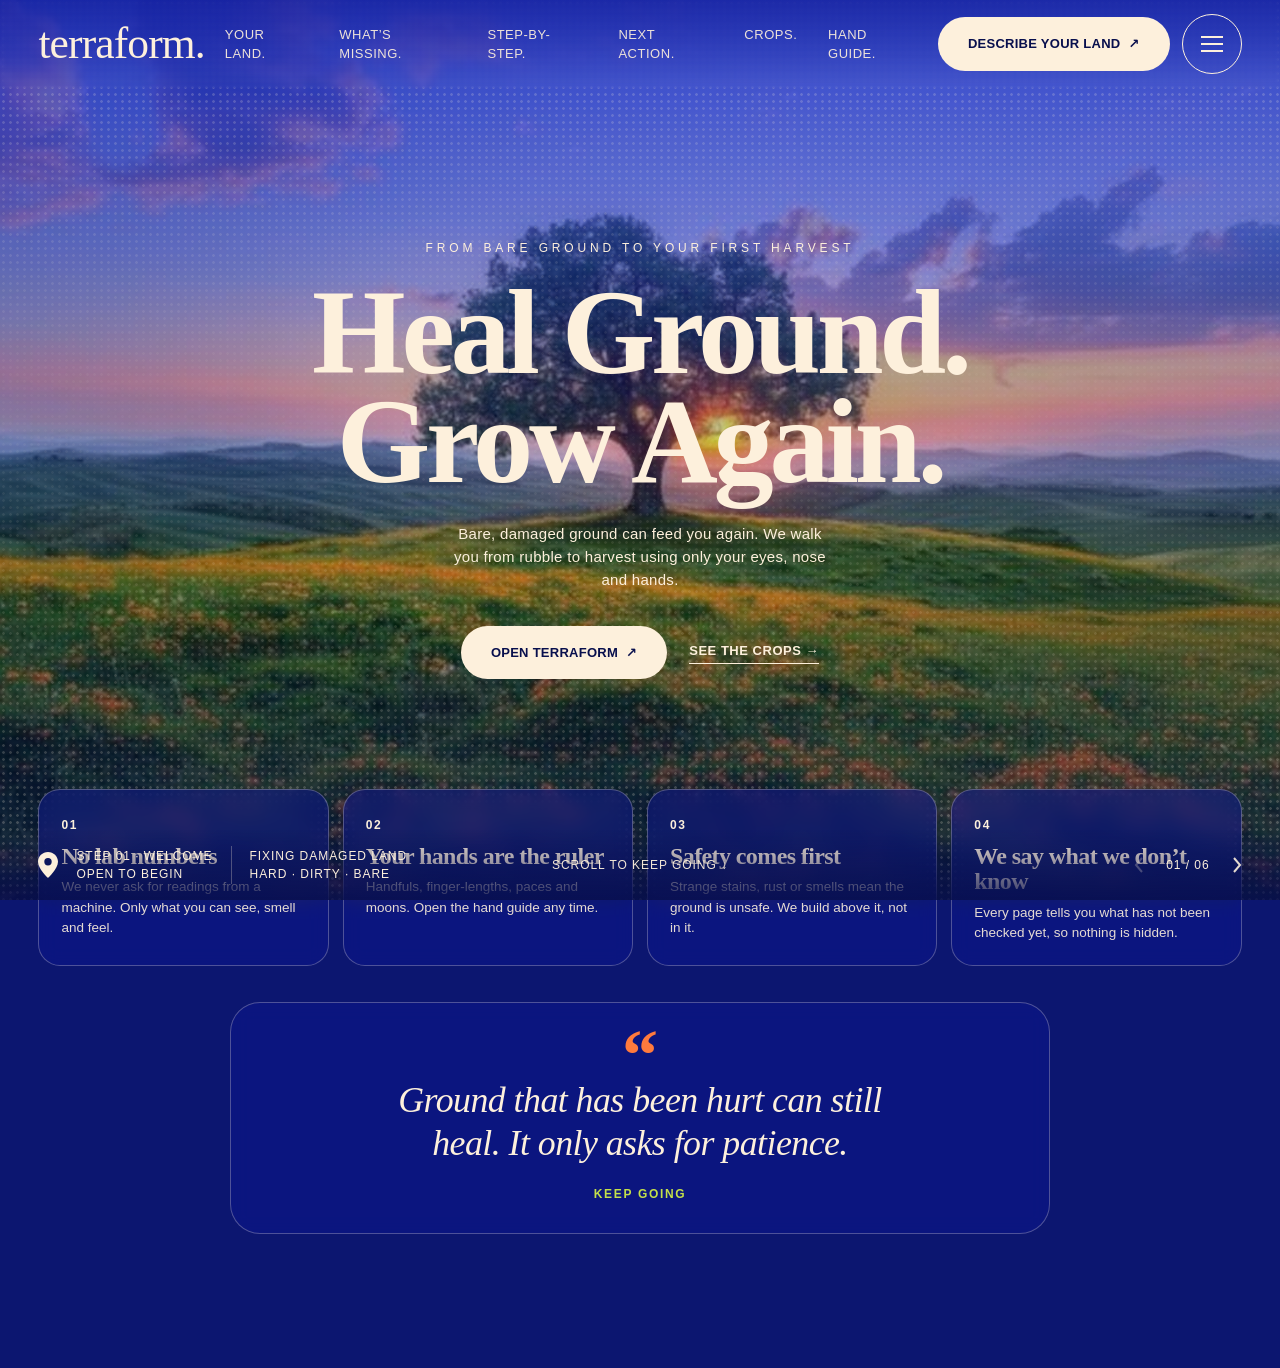
<file: frontend/site/index.html>
<!doctype html>
<html lang="en">
<head>
<meta charset="utf-8">
<meta name="viewport" content="width=device-width,initial-scale=1">
<title>Welcome · Terraform</title>
<meta name="description" content="Terraform: a plain-language guide from bare, damaged ground to a safe first harvest. No lab, no machines, no jargon.">
<link rel="stylesheet" href="assets/css/style.css">
</head>
<body class="bright" data-page="welcome">

<div class="bg" aria-hidden="true"></div>
<header class="top">
  <a class="brand" href="index.html" aria-label="Terraform home">terraform.</a>
  <nav class="nav" aria-label="Primary"><a href="input.html">Your land.</a><a href="analysis.html">What’s missing.</a><a href="protocol.html">Step-by-step.</a><a href="next-action.html">Next action.</a><a href="crops.html">Crops.</a><a href="#" data-open="guide">Hand guide.</a></nav>
  <div class="top-r">
    <a class="pill hide-s" href="input.html">Describe your land <span aria-hidden="true">↗</span></a>
    <button class="burger" id="burger" aria-label="Open menu"><i></i></button>
  </div>
</header>
<div class="menu" id="menu" role="dialog" aria-label="All pages">
  <div class="menu-top"><a class="brand" href="index.html">terraform.</a><button class="pill-ghost" data-close="menu">Close ✕</button></div>
  <ol><li><a href="index.html">Welcome</a></li><li><a href="input.html">Describe your land</a></li><li><a href="analysis.html">What’s missing</a></li><li><a href="protocol.html">Step-by-step fix</a></li><li><a href="next-action.html">Next action</a></li><li><a href="crops.html">Choose a crop</a></li><li><a href="timeframe.html">How long it takes</a></li><li><a href="planting.html">How to plant</a></li><li><a href="care-harvest.html">Care & harvest</a></li></ol>
  <p style="margin-top:30px"><a class="pill" href="#" data-open="guide">Open the hand guide ✋</a></p>
</div>
<div class="menu" id="guide" role="dialog" aria-label="Hand guide">
  <div class="menu-top"><a class="brand" href="index.html">terraform.</a><button class="pill-ghost" data-close="guide">Close ✕</button></div>
  <h2 class="display h-md" style="margin-bottom:10px">Your hands are the ruler.</h2>
  <p class="lede" style="margin-bottom:24px">This guide never asks for numbers from a machine. Every size is something you can measure with your body.</p>
  <ul class="guide-list"><li><b>A finger-length</b><span>From the tip of your pointing finger to where it meets your hand.</span></li><li><b>A hand’s span</b><span>Spread your hand wide, thumb tip to little-finger tip. About 20 cm.</span></li><li><b>A hand’s depth</b><span>As deep as your hand is long. Used for digging.</span></li><li><b>Knee-high</b><span>From the ground to your knee. About 45–50 cm.</span></li><li><b>Waist-high</b><span>From the ground to your waist. Good for climbing sticks.</span></li><li><b>A pace</b><span>One big step. About 1 metre.</span></li><li><b>A handful / two cupped palms</b><span>What one hand holds / what two hands cupped together hold.</span></li><li><b>A bucketful</b><span>A normal bucket, about 10 litres.</span></li><li><b>A wheelbarrow-load</b><span>A full wheelbarrow.</span></li><li><b>A sun</b><span>One day. “Ten suns” means ten days.</span></li><li><b>A moon</b><span>One moon cycle, about 4 weeks.</span></li><li><b>100 breaths / 500 paces</b><span>Used for short waits and walking times.</span></li></ul>
  <h2 class="display h-md" style="margin:36px 0 10px">In-field hand checks.</h2>
  <p class="lede" style="margin-bottom:24px">No lab needed. Test your patch right now with your eyes, hands, a stick, and rainwater.</p>
  <ul class="guide-list"><li><b>Dig a hand’s depth</b><span>Dig a hole a hand’s depth deep. Look underneath: is it clean soil, rubble, smelly/stained earth, or rock hard?</span></li><li><b>Smell after rain</b><span>Crouch down after rain. Earthy is healthy; sour, rotten egg, or fuel smell warns of poison.</span></li><li><b>Water drainage</b><span>Watch rain puddles. Fast soaking is good; sitting for days means waterlogged roots.</span></li><li><b>Squeeze test</b><span>Squeeze damp soil. Breadcrumbs = good loam; ribbon longer than 2 thumb joints = heavy clay; runs loose = sand.</span></li><li><b>Squish test</b><span>Squeeze wet handful hard. Springy like a sponge = living soil; rock hard = exhausted; slimy = suffocating.</span></li><li><b>Stick push test</b><span>Push a thumb-thick green stick straight down with body weight. Less than a hand-width = ground is packed too hard for roots.</span></li><li><b>Rainwater jar test</b><span>Shake a handful of soil in a clear jar of rainwater. Wait 100 breaths. Check for oily rainbow sheen or fuel smells.</span></li><li><b>Sprout test</b><span>Plant bean seeds in site cup vs clean soil cup side-by-side. Curled or blackened leaf tips warn of toxins.</span></li></ul>
</div>
<main>

<section class="hero solo">
  <div class="center">
    <div class="eyebrow rv">From bare ground to your first harvest</div>
    <h1 class="display h-xl rv d1">Heal Ground.<br>Grow Again.</h1>
    <p class="lede rv d2" style="margin:0 auto">Bare, damaged ground can feed you again. We walk you from rubble to harvest using only your eyes, nose and hands.</p>
    <div class="ctas rv d3" style="justify-content:center"><a class="pill" href="input.html">Open Terraform <span aria-hidden="true">↗</span></a><a class="link-u" href="crops.html">See the crops →</a></div>
  </div>
</section>
<section class="rules" aria-label="Ground rules"><div class="rule"><span class="caps">01</span><h3>No lab numbers</h3><p>We never ask for readings from a machine. Only what you can see, smell and feel.</p></div><div class="rule"><span class="caps">02</span><h3>Your hands are the ruler</h3><p>Handfuls, finger-lengths, paces and moons. Open the hand guide any time.</p></div><div class="rule"><span class="caps">03</span><h3>Safety comes first</h3><p>Strange stains, rust or smells mean the ground is unsafe. We build above it, not in it.</p></div><div class="rule"><span class="caps">04</span><h3>We say what we don’t know</h3><p>Every page tells you what has not been checked yet, so nothing is hidden.</p></div></section>
<aside class="hope" aria-label="A reminder">
  <span class="hope-mark" aria-hidden="true">“</span>
  <p>Ground that has been hurt can still heal. It only asks for patience.</p>
  <span class="caps">Keep going</span>
</aside>
</main>

<footer class="bar">
  <div class="loc"><svg width="20" height="26" viewBox="0 0 20 26" fill="#fdf0dc"><path d="M10 0C4.5 0 0 4.4 0 9.8 0 17 10 26 10 26s10-9 10-16.2C20 4.4 15.5 0 10 0zm0 13.5a3.7 3.7 0 110-7.4 3.7 3.7 0 010 7.4z"/></svg><div>Step 01 · Welcome<b>Open to begin</b></div><i></i><div>Fixing damaged land<b>Hard · Dirty · Bare</b></div></div>
  <div class="mid">Scroll to keep going ↓</div>
  <div class="pager"><a class="off" aria-hidden="true"><svg width="10" height="16" viewBox="0 0 10 16" fill="none" stroke="#fdf0dc" stroke-width="2"><path d="M8 1L2 8l6 7"/></svg></a><span>01 / 06</span><a href="input.html" aria-label="Next step"><svg width="10" height="16" viewBox="0 0 10 16" fill="none" stroke="#fdf0dc" stroke-width="2"><path d="M2 1l6 7-6 7"/></svg></a></div>
</footer>
<script src="assets/js/app.js"></script>
</body>
</html>
</file>
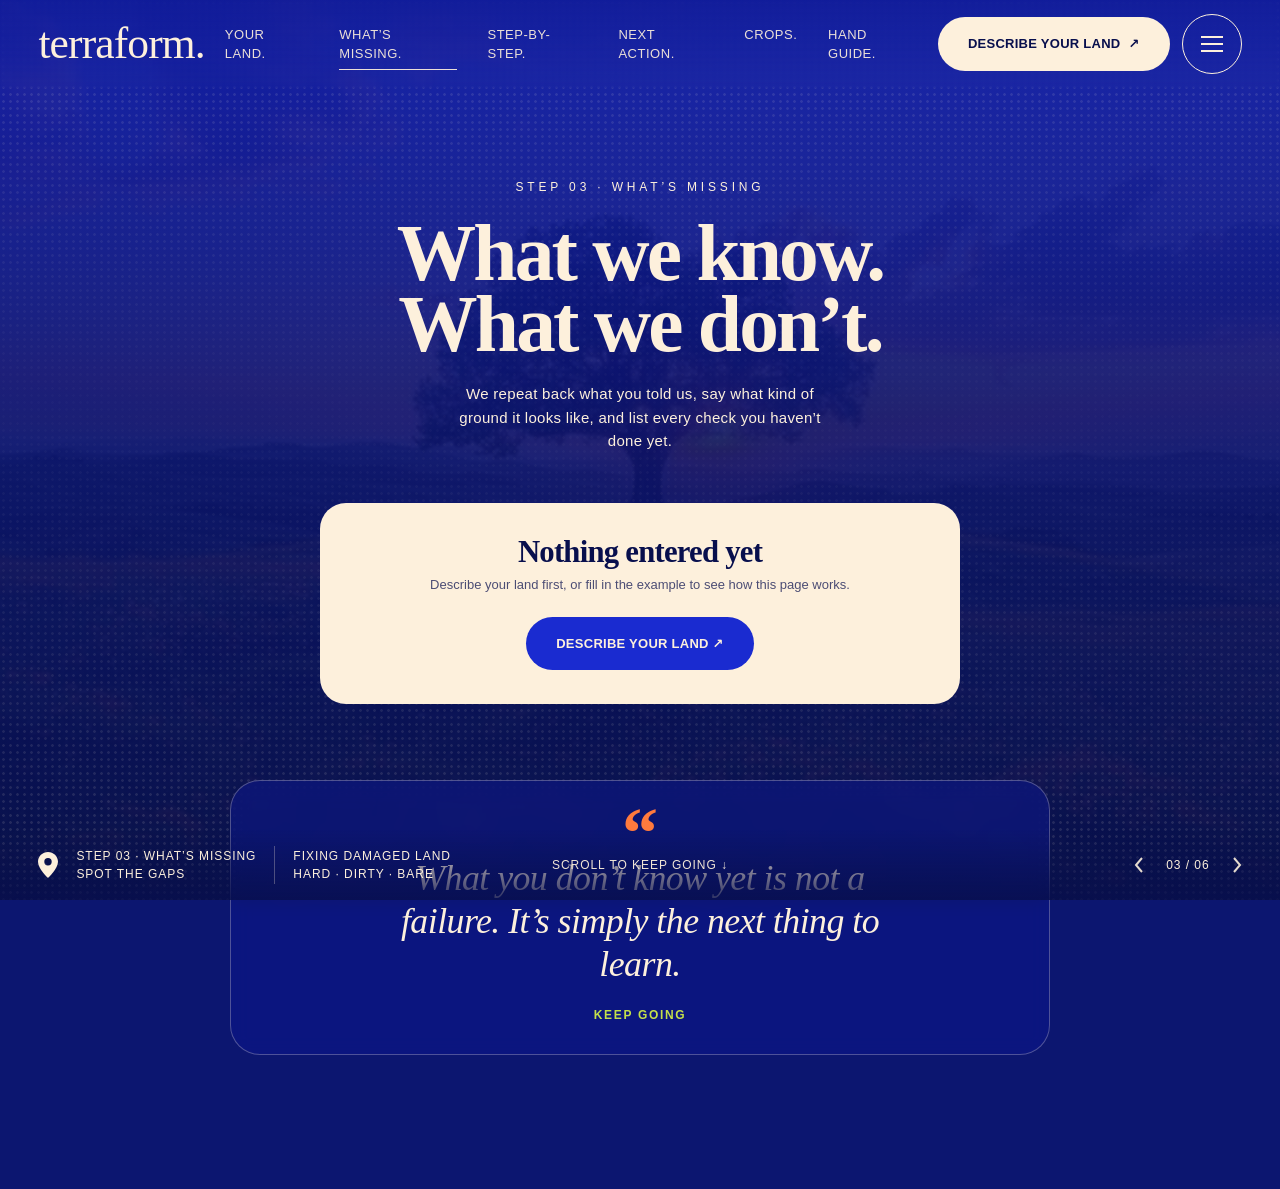
<file: frontend/site/analysis.html>
<!doctype html>
<html lang="en">
<head>
<meta charset="utf-8">
<meta name="viewport" content="width=device-width,initial-scale=1">
<title>What’s missing · Terraform</title>
<meta name="description" content="Terraform: a plain-language guide from bare, damaged ground to a safe first harvest. No lab, no machines, no jargon.">
<link rel="stylesheet" href="assets/css/style.css">
</head>
<body class="dim" data-page="analysis">

<div class="bg" aria-hidden="true"></div>
<header class="top">
  <a class="brand" href="index.html" aria-label="Terraform home">terraform.</a>
  <nav class="nav" aria-label="Primary"><a href="input.html">Your land.</a><a href="analysis.html" aria-current="page">What’s missing.</a><a href="protocol.html">Step-by-step.</a><a href="next-action.html">Next action.</a><a href="crops.html">Crops.</a><a href="#" data-open="guide">Hand guide.</a></nav>
  <div class="top-r">
    <a class="pill hide-s" href="input.html">Describe your land <span aria-hidden="true">↗</span></a>
    <button class="burger" id="burger" aria-label="Open menu"><i></i></button>
  </div>
</header>
<div class="menu" id="menu" role="dialog" aria-label="All pages">
  <div class="menu-top"><a class="brand" href="index.html">terraform.</a><button class="pill-ghost" data-close="menu">Close ✕</button></div>
  <ol><li><a href="index.html">Welcome</a></li><li><a href="input.html">Describe your land</a></li><li><a href="analysis.html">What’s missing</a></li><li><a href="protocol.html">Step-by-step fix</a></li><li><a href="next-action.html">Next action</a></li><li><a href="crops.html">Choose a crop</a></li><li><a href="timeframe.html">How long it takes</a></li><li><a href="planting.html">How to plant</a></li><li><a href="care-harvest.html">Care & harvest</a></li></ol>
  <p style="margin-top:30px"><a class="pill" href="#" data-open="guide">Open the hand guide ✋</a></p>
</div>
<div class="menu" id="guide" role="dialog" aria-label="Hand guide">
  <div class="menu-top"><a class="brand" href="index.html">terraform.</a><button class="pill-ghost" data-close="guide">Close ✕</button></div>
  <h2 class="display h-md" style="margin-bottom:10px">Your hands are the ruler.</h2>
  <p class="lede" style="margin-bottom:24px">This guide never asks for numbers from a machine. Every size is something you can measure with your body.</p>
  <ul class="guide-list"><li><b>A finger-length</b><span>From the tip of your pointing finger to where it meets your hand.</span></li><li><b>A hand’s span</b><span>Spread your hand wide, thumb tip to little-finger tip. About 20 cm.</span></li><li><b>A hand’s depth</b><span>As deep as your hand is long. Used for digging.</span></li><li><b>Knee-high</b><span>From the ground to your knee. About 45–50 cm.</span></li><li><b>Waist-high</b><span>From the ground to your waist. Good for climbing sticks.</span></li><li><b>A pace</b><span>One big step. About 1 metre.</span></li><li><b>A handful / two cupped palms</b><span>What one hand holds / what two hands cupped together hold.</span></li><li><b>A bucketful</b><span>A normal bucket, about 10 litres.</span></li><li><b>A wheelbarrow-load</b><span>A full wheelbarrow.</span></li><li><b>A sun</b><span>One day. “Ten suns” means ten days.</span></li><li><b>A moon</b><span>One moon cycle, about 4 weeks.</span></li><li><b>100 breaths / 500 paces</b><span>Used for short waits and walking times.</span></li></ul>
  <h2 class="display h-md" style="margin:36px 0 10px">In-field hand checks.</h2>
  <p class="lede" style="margin-bottom:24px">No lab needed. Test your patch right now with your eyes, hands, a stick, and rainwater.</p>
  <ul class="guide-list"><li><b>Dig a hand’s depth</b><span>Dig a hole a hand’s depth deep. Look underneath: is it clean soil, rubble, smelly/stained earth, or rock hard?</span></li><li><b>Smell after rain</b><span>Crouch down after rain. Earthy is healthy; sour, rotten egg, or fuel smell warns of poison.</span></li><li><b>Water drainage</b><span>Watch rain puddles. Fast soaking is good; sitting for days means waterlogged roots.</span></li><li><b>Squeeze test</b><span>Squeeze damp soil. Breadcrumbs = good loam; ribbon longer than 2 thumb joints = heavy clay; runs loose = sand.</span></li><li><b>Squish test</b><span>Squeeze wet handful hard. Springy like a sponge = living soil; rock hard = exhausted; slimy = suffocating.</span></li><li><b>Stick push test</b><span>Push a thumb-thick green stick straight down with body weight. Less than a hand-width = ground is packed too hard for roots.</span></li><li><b>Rainwater jar test</b><span>Shake a handful of soil in a clear jar of rainwater. Wait 100 breaths. Check for oily rainbow sheen or fuel smells.</span></li><li><b>Sprout test</b><span>Plant bean seeds in site cup vs clean soil cup side-by-side. Curled or blackened leaf tips warn of toxins.</span></li></ul>
</div>
<main>
<div class="page-head">
  <div class="eyebrow rv">Step 03 · What’s missing</div>
  <h1 class="display h-lg rv d1" style="margin-top:22px">What we know.<br>What we don’t.</h1>
  <p class="lede rv d2">We repeat back what you told us, say what kind of ground it looks like, and list every check you haven’t done yet.</p>
</div>
<section id="empty" class="card center" hidden style="max-width:640px;margin:0 auto"><h3>Nothing entered yet</h3><p class="sub" style="margin:8px auto 22px">Describe your land first, or fill in the example to see how this page works.</p><a class="pill" style="background:var(--blue);color:var(--cream)" href="input.html">Describe your land ↗</a></section>
<div id="analysis-body">
  <div class="grid" style="grid-template-columns:1fr 1.3fr;margin-bottom:18px;align-items:stretch">
    <div class="card" style="display:flex;gap:24px;align-items:center;flex-wrap:wrap">
      <div class="ring" id="ring"><b>0%</b></div>
      <div style="flex:1;min-width:160px"><span class="sec-no" style="margin:0 0 8px">Checks done</span><h3 id="site-title" style="font-size:28px">Your patch</h3><p class="sub" id="readout" style="margin:8px 0 0"></p></div>
    </div>
    <div class="card verdict" id="verdict"><span class="sec-no" style="color:inherit">Safety verdict</span><h3 id="v-title" style="font-size:clamp(30px,3.4vw,46px);line-height:.95">…</h3><p id="v-text" style="font-size:15px;margin-top:12px;max-width:56ch"></p></div>
  </div>
  <section class="card glass" id="ai-reasoning-card" hidden style="margin-bottom:18px;border:1px solid rgba(196,224,74,0.4)">
    <div style="display:flex;justify-content:space-between;align-items:center;flex-wrap:wrap;gap:8px">
      <span class="sec-no" style="color:var(--lime);margin:0">🤖 TERRAFORM AI REASONING ENGINE (LIVE)</span>
      <span class="tag" style="background:var(--lime);color:var(--ink);font-weight:700">CONNECTED</span>
    </div>
    <h3 id="ai-arch-name" style="margin-top:10px;font-size:24px">Analyzing ground data…</h3>
    <div class="grid" style="grid-template-columns:1fr 1fr;gap:16px;margin-top:14px">
      <div>
        <h4 style="font-size:14px;color:var(--coral);text-transform:uppercase;letter-spacing:1px">⚠️ Critical Unknowns:</h4>
        <ul id="ai-unknowns" style="margin:8px 0 0 18px;font-size:14px;color:var(--cream);line-height:1.5"></ul>
      </div>
      <div>
        <h4 style="font-size:14px;color:var(--lime);text-transform:uppercase;letter-spacing:1px">🌱 Environmental Clues:</h4>
        <div id="ai-clues" style="margin-top:8px;font-size:14px;color:var(--cream);line-height:1.5"></div>
      </div>
    </div>
    <div style="margin-top:14px;padding:12px;background:rgba(242,86,58,0.15);border-radius:8px;border-left:3px solid var(--coral)">
      <b style="font-size:13px;color:var(--coral);text-transform:uppercase">Strict Precautionary Scope:</b>
      <p id="ai-scope" style="margin:4px 0 0;font-size:13.5px;color:var(--cream)"></p>
    </div>
  </section>
  <div class="grid" style="grid-template-columns:1fr 1fr;align-items:start">
    <div class="grid" style="gap:18px">
      <section class="card"><span class="sec-no">What you told us</span><h3>Your words, repeated back</h3><p class="sub">Nothing added. Nothing guessed.</p><dl class="kv" id="restate"></dl></section>
      <section class="card lime"><span class="sec-no">What it looks like</span><h3 id="land-name">…</h3><p id="land-blurb" style="font-size:14.5px;margin-top:8px"></p><div class="kv-row"><b>Main problem</b><span id="land-danger"></span></div><div class="kv-row"><b>What to do</b><span id="land-fix"></span></div></section>
      <section class="card"><span class="sec-no">What your checks say</span><h3>Signs from the checks you did</h3><ul class="gaps" id="flags"></ul></section>
    </div>
    <div class="grid" style="gap:18px">
      <section class="card"><span class="sec-no">Not checked yet</span><h3>Checks still to do</h3><p class="sub">Tap one to see how. Each takes a few minutes and needs no tools.</p><div id="unchecked"></div></section>
      <section class="card orange"><span class="sec-no" style="color:var(--blue-ink)">Be honest about limits</span><h3>What these checks can’t tell you</h3><p style="font-size:15px;margin-top:8px">They can’t see hidden poisons such as lead or arsenic, or old farm sprays that have no smell. <b>Never grow root crops straight in unchecked ground.</b> Always grow above it, in a raised bed or container.</p></section>
    </div>
  </div>
  <div class="center" style="display:flex;gap:26px;justify-content:center;align-items:center;margin-top:38px;flex-wrap:wrap"><a class="pill" href="protocol.html">Go to the step-by-step fix <span aria-hidden="true">↗</span></a><a class="link-u" href="input.html">Change what I told you →</a></div>
</div>
<aside class="hope" aria-label="A reminder">
  <span class="hope-mark" aria-hidden="true">“</span>
  <p>What you don’t know yet is not a failure. It’s simply the next thing to learn.</p>
  <span class="caps">Keep going</span>
</aside>
</main>

<footer class="bar">
  <div class="loc"><svg width="20" height="26" viewBox="0 0 20 26" fill="#fdf0dc"><path d="M10 0C4.5 0 0 4.4 0 9.8 0 17 10 26 10 26s10-9 10-16.2C20 4.4 15.5 0 10 0zm0 13.5a3.7 3.7 0 110-7.4 3.7 3.7 0 010 7.4z"/></svg><div>Step 03 · What’s missing<b>Spot the gaps</b></div><i></i><div>Fixing damaged land<b>Hard · Dirty · Bare</b></div></div>
  <div class="mid">Scroll to keep going ↓</div>
  <div class="pager"><a href="input.html" aria-label="Previous step"><svg width="10" height="16" viewBox="0 0 10 16" fill="none" stroke="#fdf0dc" stroke-width="2"><path d="M8 1L2 8l6 7"/></svg></a><span>03 / 06</span><a href="protocol.html" aria-label="Next step"><svg width="10" height="16" viewBox="0 0 10 16" fill="none" stroke="#fdf0dc" stroke-width="2"><path d="M2 1l6 7-6 7"/></svg></a></div>
</footer>
<script src="assets/js/app.js"></script>
</body>
</html>
</file>
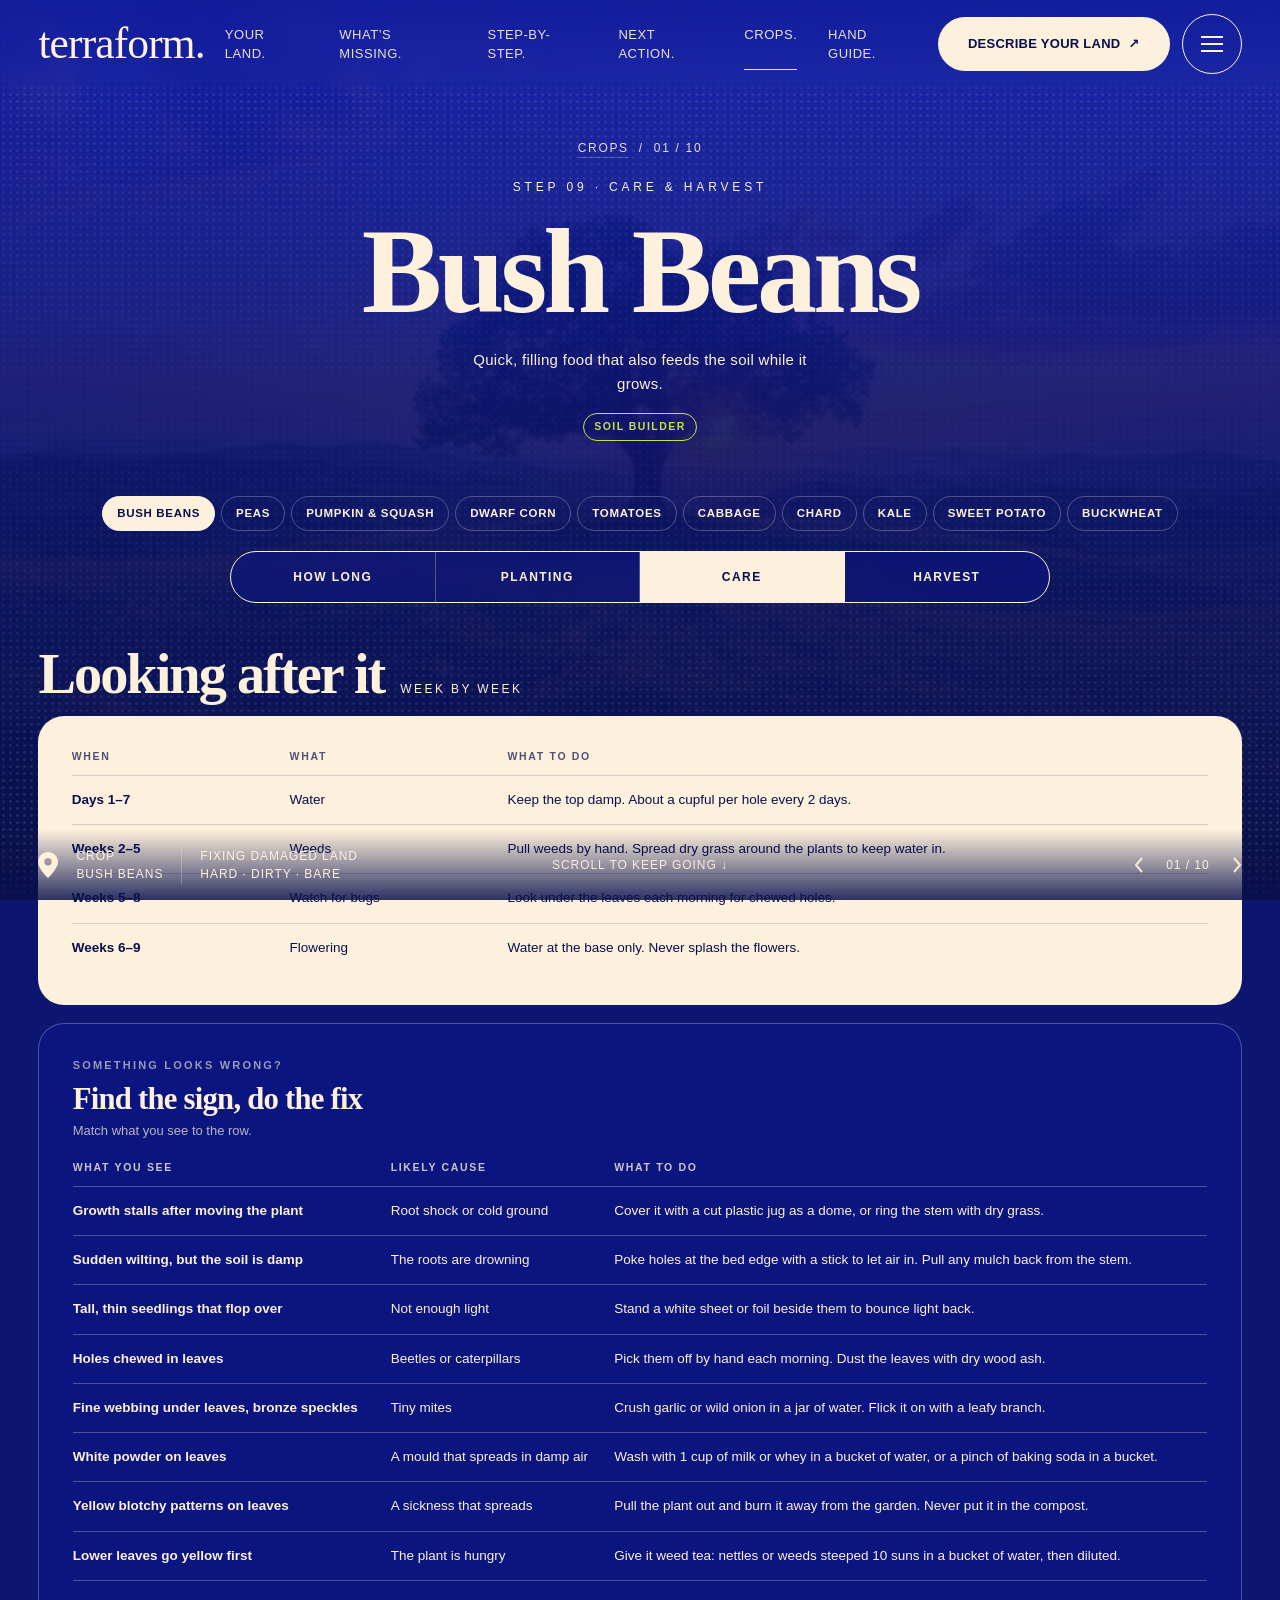
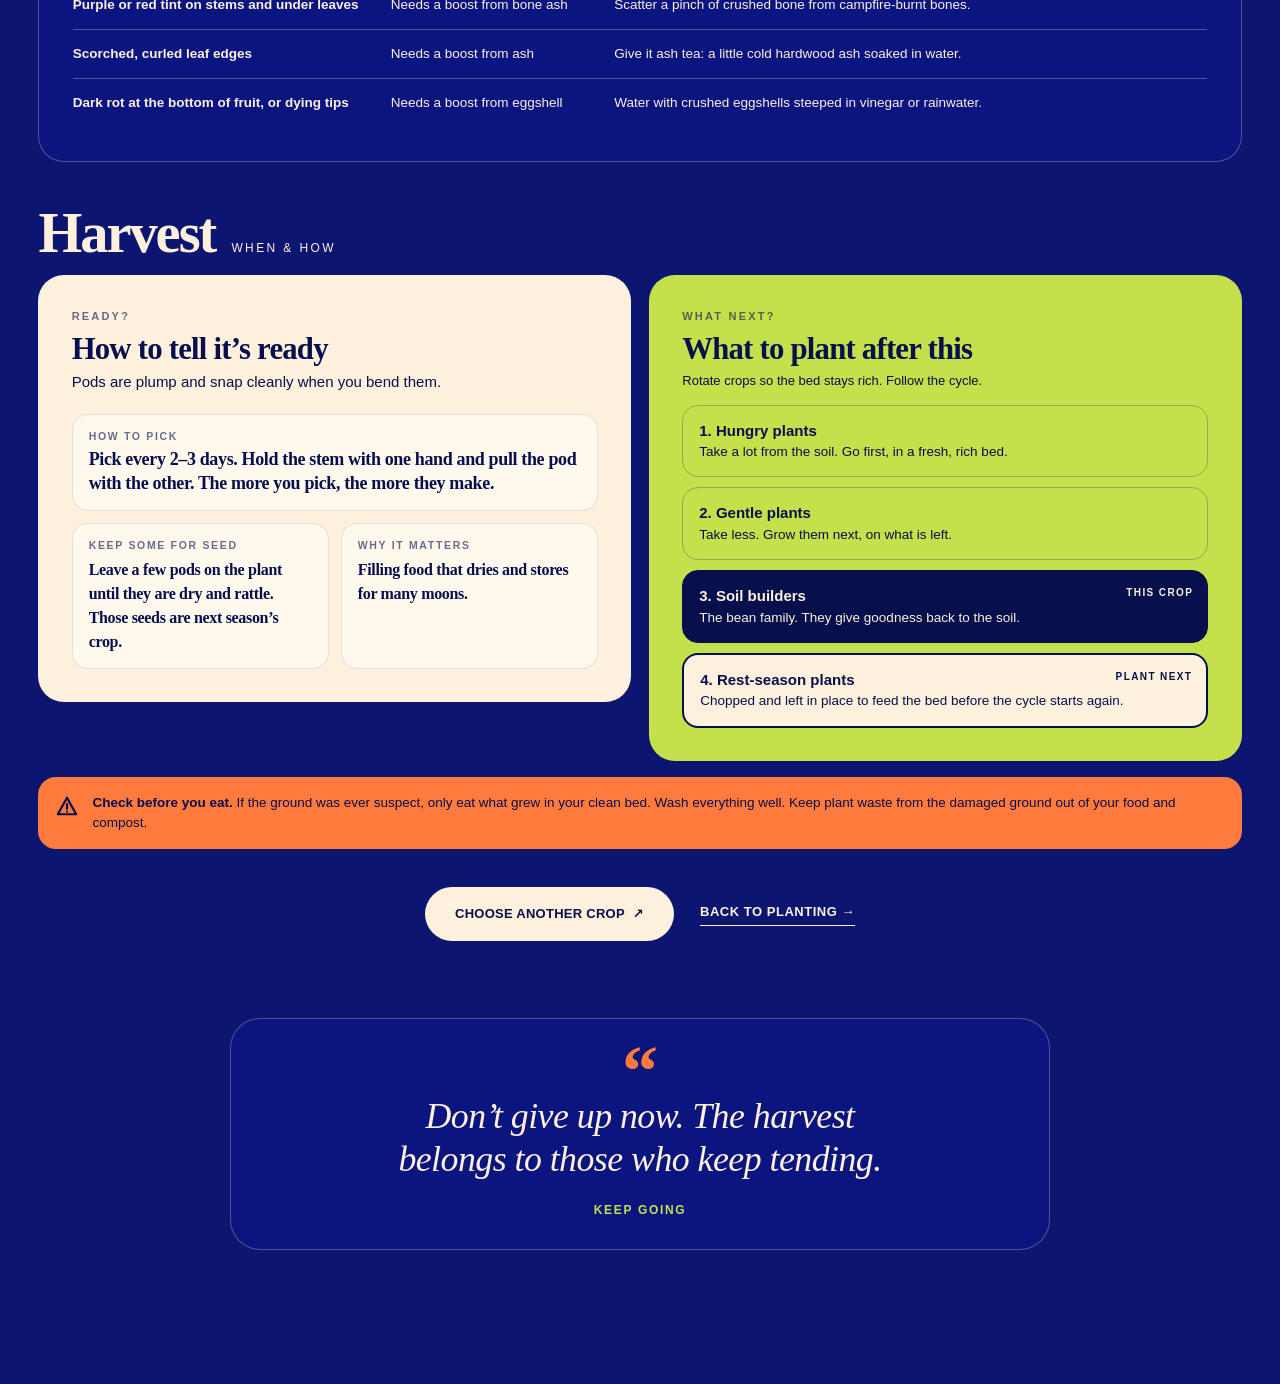
<file: frontend/site/care-harvest.html>
<!doctype html>
<html lang="en">
<head>
<meta charset="utf-8">
<meta name="viewport" content="width=device-width,initial-scale=1">
<title>Care & harvest · Terraform</title>
<meta name="description" content="Terraform: a plain-language guide from bare, damaged ground to a safe first harvest. No lab, no machines, no jargon.">
<link rel="stylesheet" href="assets/css/style.css">
</head>
<body class="dim" data-page="care">

<div class="bg" aria-hidden="true"></div>
<header class="top">
  <a class="brand" href="index.html" aria-label="Terraform home">terraform.</a>
  <nav class="nav" aria-label="Primary"><a href="input.html">Your land.</a><a href="analysis.html">What’s missing.</a><a href="protocol.html">Step-by-step.</a><a href="next-action.html">Next action.</a><a href="crops.html" aria-current="page">Crops.</a><a href="#" data-open="guide">Hand guide.</a></nav>
  <div class="top-r">
    <a class="pill hide-s" href="input.html">Describe your land <span aria-hidden="true">↗</span></a>
    <button class="burger" id="burger" aria-label="Open menu"><i></i></button>
  </div>
</header>
<div class="menu" id="menu" role="dialog" aria-label="All pages">
  <div class="menu-top"><a class="brand" href="index.html">terraform.</a><button class="pill-ghost" data-close="menu">Close ✕</button></div>
  <ol><li><a href="index.html">Welcome</a></li><li><a href="input.html">Describe your land</a></li><li><a href="analysis.html">What’s missing</a></li><li><a href="protocol.html">Step-by-step fix</a></li><li><a href="next-action.html">Next action</a></li><li><a href="crops.html">Choose a crop</a></li><li><a href="timeframe.html">How long it takes</a></li><li><a href="planting.html">How to plant</a></li><li><a href="care-harvest.html">Care & harvest</a></li></ol>
  <p style="margin-top:30px"><a class="pill" href="#" data-open="guide">Open the hand guide ✋</a></p>
</div>
<div class="menu" id="guide" role="dialog" aria-label="Hand guide">
  <div class="menu-top"><a class="brand" href="index.html">terraform.</a><button class="pill-ghost" data-close="guide">Close ✕</button></div>
  <h2 class="display h-md" style="margin-bottom:10px">Your hands are the ruler.</h2>
  <p class="lede" style="margin-bottom:24px">This guide never asks for numbers from a machine. Every size is something you can measure with your body.</p>
  <ul class="guide-list"><li><b>A finger-length</b><span>From the tip of your pointing finger to where it meets your hand.</span></li><li><b>A hand’s span</b><span>Spread your hand wide, thumb tip to little-finger tip. About 20 cm.</span></li><li><b>A hand’s depth</b><span>As deep as your hand is long. Used for digging.</span></li><li><b>Knee-high</b><span>From the ground to your knee. About 45–50 cm.</span></li><li><b>Waist-high</b><span>From the ground to your waist. Good for climbing sticks.</span></li><li><b>A pace</b><span>One big step. About 1 metre.</span></li><li><b>A handful / two cupped palms</b><span>What one hand holds / what two hands cupped together hold.</span></li><li><b>A bucketful</b><span>A normal bucket, about 10 litres.</span></li><li><b>A wheelbarrow-load</b><span>A full wheelbarrow.</span></li><li><b>A sun</b><span>One day. “Ten suns” means ten days.</span></li><li><b>A moon</b><span>One moon cycle, about 4 weeks.</span></li><li><b>100 breaths / 500 paces</b><span>Used for short waits and walking times.</span></li></ul>
  <h2 class="display h-md" style="margin:36px 0 10px">In-field hand checks.</h2>
  <p class="lede" style="margin-bottom:24px">No lab needed. Test your patch right now with your eyes, hands, a stick, and rainwater.</p>
  <ul class="guide-list"><li><b>Dig a hand’s depth</b><span>Dig a hole a hand’s depth deep. Look underneath: is it clean soil, rubble, smelly/stained earth, or rock hard?</span></li><li><b>Smell after rain</b><span>Crouch down after rain. Earthy is healthy; sour, rotten egg, or fuel smell warns of poison.</span></li><li><b>Water drainage</b><span>Watch rain puddles. Fast soaking is good; sitting for days means waterlogged roots.</span></li><li><b>Squeeze test</b><span>Squeeze damp soil. Breadcrumbs = good loam; ribbon longer than 2 thumb joints = heavy clay; runs loose = sand.</span></li><li><b>Squish test</b><span>Squeeze wet handful hard. Springy like a sponge = living soil; rock hard = exhausted; slimy = suffocating.</span></li><li><b>Stick push test</b><span>Push a thumb-thick green stick straight down with body weight. Less than a hand-width = ground is packed too hard for roots.</span></li><li><b>Rainwater jar test</b><span>Shake a handful of soil in a clear jar of rainwater. Wait 100 breaths. Check for oily rainbow sheen or fuel smells.</span></li><li><b>Sprout test</b><span>Plant bean seeds in site cup vs clean soil cup side-by-side. Curled or blackened leaf tips warn of toxins.</span></li></ul>
</div>
<main>

<div class="crumb"><a href="crops.html">Crops</a><span>/</span><span id="c-sci"></span></div>
<div class="page-head" style="margin-top:0">
  <div class="eyebrow rv">Step 09 · Care & harvest</div>
  <h1 class="display h-xl rv d1" id="c-name" style="margin-top:22px">Crop</h1>
  <p class="lede rv d2" id="c-tag"></p>
  <p class="rv d3" style="margin-top:18px"><span class="tag" id="c-role" style="color:var(--lime)"></span></p>
</div>
<div id="under-warn" class="callout" hidden style="margin:0 auto 22px;max-width:900px"><svg width="22" height="22" viewBox="0 0 24 24" fill="none" stroke="currentColor" stroke-width="2.4" stroke-linecap="round" stroke-linejoin="round"><path d="M12 3l10 18H2L12 3z"/><path d="M12 10v5M12 18v.01"/></svg><div><b>Grows underground.</b> Only grow this in a clean, knee-high bed or mound filled with outside soil. Never in suspect ground.</div></div>
<div class="switch" id="switch" aria-label="Switch crop"></div>
<nav class="subnav" id="subnav" aria-label="Crop sections"></nav>
<div class="sec-title" id="care"><h2 class="display">Looking after it</h2><span>Week by week</span></div>
<section class="card"><table class="t"><thead><tr><th>When</th><th>What</th><th>What to do</th></tr></thead><tbody id="care-rows"></tbody></table></section>
<section class="card glass" style="margin-top:18px"><span class="sec-no">Something looks wrong?</span><h3>Find the sign, do the fix</h3><p class="sub" style="color:var(--cream)">Match what you see to the row.</p>
  <div class="tbl-wrap"><table class="t on-dark"><thead><tr><th>What you see</th><th>Likely cause</th><th>What to do</th></tr></thead><tbody id="fix-rows"></tbody></table></div></section>
<div class="sec-title" id="harvest"><h2 class="display">Harvest</h2><span>When &amp; how</span></div>
<div class="grid g2" style="align-items:start">
  <section class="card"><span class="sec-no">Ready?</span><h3>How to tell it’s ready</h3><p class="sub" id="h-signs" style="font-size:15px;opacity:1"></p>
    <div class="spec" style="margin-top:8px"><div style="grid-column:1/-1"><b>How to pick</b><span id="h-how" style="font-size:18px">—</span></div><div><b>Keep some for seed</b><span id="h-keep" style="font-size:16px">—</span></div><div><b>Why it matters</b><span id="h-value" style="font-size:16px">—</span></div></div></section>
  <section class="card lime"><span class="sec-no">What next?</span><h3>What to plant after this</h3><p class="sub" style="opacity:1;margin-bottom:14px">Rotate crops so the bed stays rich. Follow the cycle.</p><ol class="rot" id="rot"></ol></section>
</div>
<div class="callout"><svg width="22" height="22" viewBox="0 0 24 24" fill="none" stroke="currentColor" stroke-width="2.4" stroke-linecap="round" stroke-linejoin="round"><path d="M12 3l10 18H2L12 3z"/><path d="M12 10v5M12 18v.01"/></svg><div><b>Check before you eat.</b> If the ground was ever suspect, only eat what grew in your clean bed. Wash everything well. Keep plant waste from the damaged ground out of your food and compost.</div></div>
<div class="center" style="display:flex;gap:26px;justify-content:center;align-items:center;margin-top:38px;flex-wrap:wrap"><a class="pill" href="crops.html">Choose another crop <span aria-hidden="true">↗</span></a><a class="link-u" href="planting.html">Back to planting →</a></div>
<aside class="hope" aria-label="A reminder">
  <span class="hope-mark" aria-hidden="true">“</span>
  <p>Don’t give up now. The harvest belongs to those who keep tending.</p>
  <span class="caps">Keep going</span>
</aside>
</main>

<footer class="bar">
  <div class="loc"><svg width="20" height="26" viewBox="0 0 20 26" fill="#fdf0dc"><path d="M10 0C4.5 0 0 4.4 0 9.8 0 17 10 26 10 26s10-9 10-16.2C20 4.4 15.5 0 10 0zm0 13.5a3.7 3.7 0 110-7.4 3.7 3.7 0 010 7.4z"/></svg><div>Crop<b><span id="bar-name">—</span></b></div><i></i><div>Fixing damaged land<b>Hard · Dirty · Bare</b></div></div>
  <div class="mid">Scroll to keep going ↓</div>
  <div class="pager"><a id="bar-prev" href="#" aria-label="Previous crop"><svg width="10" height="16" viewBox="0 0 10 16" fill="none" stroke="#fdf0dc" stroke-width="2"><path d="M8 1L2 8l6 7"/></svg></a><span id="bar-count">01 / 10</span><a id="bar-next" href="#" aria-label="Next crop"><svg width="10" height="16" viewBox="0 0 10 16" fill="none" stroke="#fdf0dc" stroke-width="2"><path d="M2 1l6 7-6 7"/></svg></a></div>
</footer>
<script src="assets/js/crops-data.js"></script>
<script src="assets/js/app.js"></script>
</body>
</html>
</file>
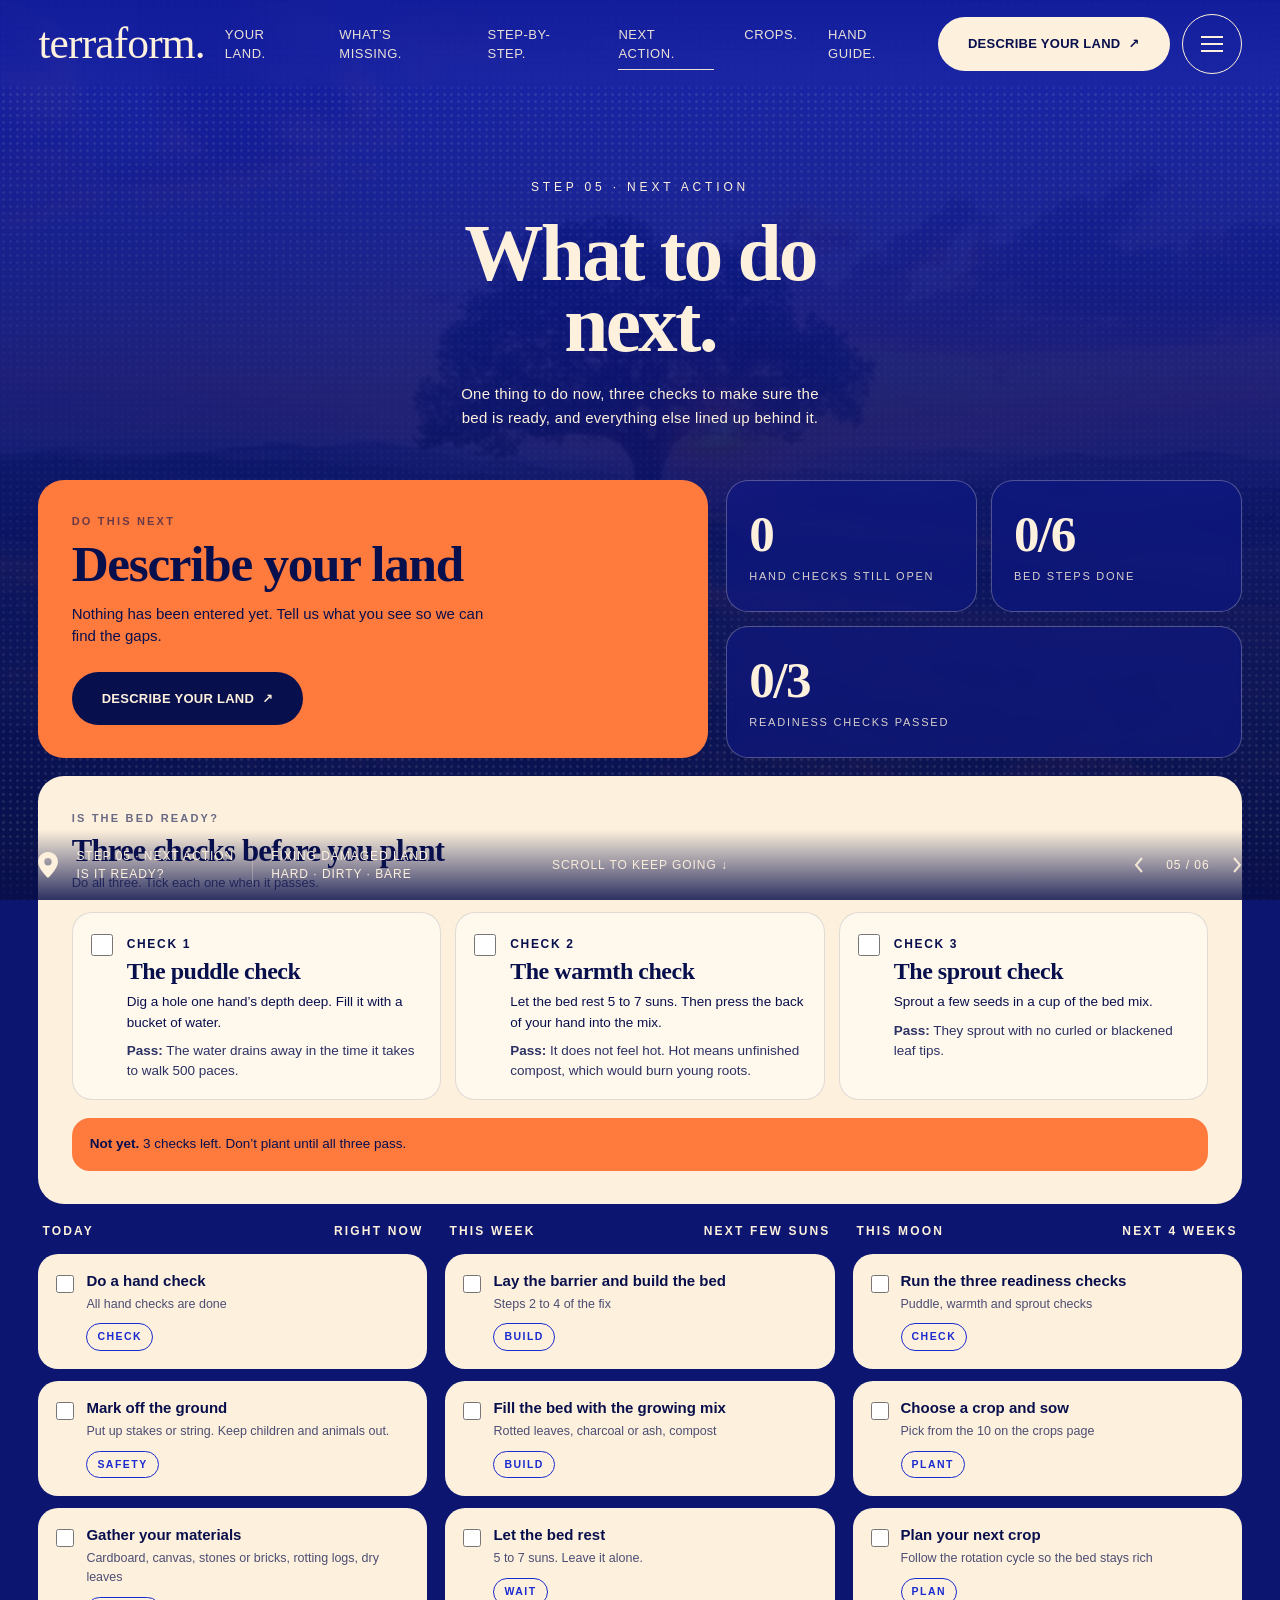
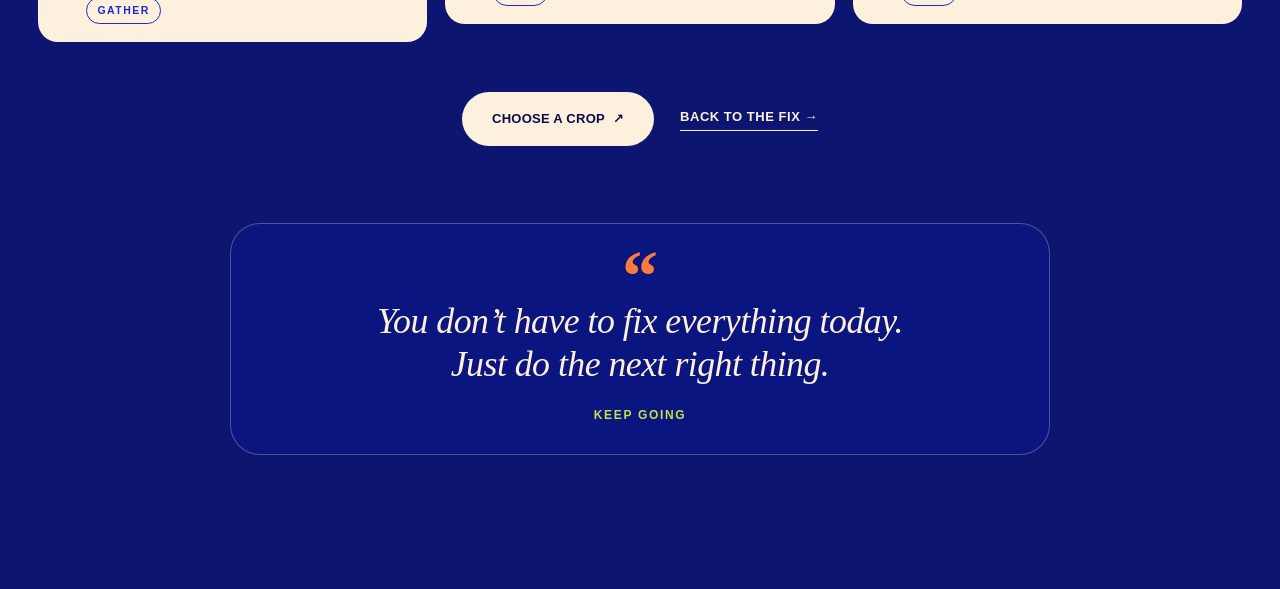
<file: frontend/site/next-action.html>
<!doctype html>
<html lang="en">
<head>
<meta charset="utf-8">
<meta name="viewport" content="width=device-width,initial-scale=1">
<title>Next action · Terraform</title>
<meta name="description" content="Terraform: a plain-language guide from bare, damaged ground to a safe first harvest. No lab, no machines, no jargon.">
<link rel="stylesheet" href="assets/css/style.css">
</head>
<body class="dim" data-page="next">

<div class="bg" aria-hidden="true"></div>
<header class="top">
  <a class="brand" href="index.html" aria-label="Terraform home">terraform.</a>
  <nav class="nav" aria-label="Primary"><a href="input.html">Your land.</a><a href="analysis.html">What’s missing.</a><a href="protocol.html">Step-by-step.</a><a href="next-action.html" aria-current="page">Next action.</a><a href="crops.html">Crops.</a><a href="#" data-open="guide">Hand guide.</a></nav>
  <div class="top-r">
    <a class="pill hide-s" href="input.html">Describe your land <span aria-hidden="true">↗</span></a>
    <button class="burger" id="burger" aria-label="Open menu"><i></i></button>
  </div>
</header>
<div class="menu" id="menu" role="dialog" aria-label="All pages">
  <div class="menu-top"><a class="brand" href="index.html">terraform.</a><button class="pill-ghost" data-close="menu">Close ✕</button></div>
  <ol><li><a href="index.html">Welcome</a></li><li><a href="input.html">Describe your land</a></li><li><a href="analysis.html">What’s missing</a></li><li><a href="protocol.html">Step-by-step fix</a></li><li><a href="next-action.html">Next action</a></li><li><a href="crops.html">Choose a crop</a></li><li><a href="timeframe.html">How long it takes</a></li><li><a href="planting.html">How to plant</a></li><li><a href="care-harvest.html">Care & harvest</a></li></ol>
  <p style="margin-top:30px"><a class="pill" href="#" data-open="guide">Open the hand guide ✋</a></p>
</div>
<div class="menu" id="guide" role="dialog" aria-label="Hand guide">
  <div class="menu-top"><a class="brand" href="index.html">terraform.</a><button class="pill-ghost" data-close="guide">Close ✕</button></div>
  <h2 class="display h-md" style="margin-bottom:10px">Your hands are the ruler.</h2>
  <p class="lede" style="margin-bottom:24px">This guide never asks for numbers from a machine. Every size is something you can measure with your body.</p>
  <ul class="guide-list"><li><b>A finger-length</b><span>From the tip of your pointing finger to where it meets your hand.</span></li><li><b>A hand’s span</b><span>Spread your hand wide, thumb tip to little-finger tip. About 20 cm.</span></li><li><b>A hand’s depth</b><span>As deep as your hand is long. Used for digging.</span></li><li><b>Knee-high</b><span>From the ground to your knee. About 45–50 cm.</span></li><li><b>Waist-high</b><span>From the ground to your waist. Good for climbing sticks.</span></li><li><b>A pace</b><span>One big step. About 1 metre.</span></li><li><b>A handful / two cupped palms</b><span>What one hand holds / what two hands cupped together hold.</span></li><li><b>A bucketful</b><span>A normal bucket, about 10 litres.</span></li><li><b>A wheelbarrow-load</b><span>A full wheelbarrow.</span></li><li><b>A sun</b><span>One day. “Ten suns” means ten days.</span></li><li><b>A moon</b><span>One moon cycle, about 4 weeks.</span></li><li><b>100 breaths / 500 paces</b><span>Used for short waits and walking times.</span></li></ul>
  <h2 class="display h-md" style="margin:36px 0 10px">In-field hand checks.</h2>
  <p class="lede" style="margin-bottom:24px">No lab needed. Test your patch right now with your eyes, hands, a stick, and rainwater.</p>
  <ul class="guide-list"><li><b>Dig a hand’s depth</b><span>Dig a hole a hand’s depth deep. Look underneath: is it clean soil, rubble, smelly/stained earth, or rock hard?</span></li><li><b>Smell after rain</b><span>Crouch down after rain. Earthy is healthy; sour, rotten egg, or fuel smell warns of poison.</span></li><li><b>Water drainage</b><span>Watch rain puddles. Fast soaking is good; sitting for days means waterlogged roots.</span></li><li><b>Squeeze test</b><span>Squeeze damp soil. Breadcrumbs = good loam; ribbon longer than 2 thumb joints = heavy clay; runs loose = sand.</span></li><li><b>Squish test</b><span>Squeeze wet handful hard. Springy like a sponge = living soil; rock hard = exhausted; slimy = suffocating.</span></li><li><b>Stick push test</b><span>Push a thumb-thick green stick straight down with body weight. Less than a hand-width = ground is packed too hard for roots.</span></li><li><b>Rainwater jar test</b><span>Shake a handful of soil in a clear jar of rainwater. Wait 100 breaths. Check for oily rainbow sheen or fuel smells.</span></li><li><b>Sprout test</b><span>Plant bean seeds in site cup vs clean soil cup side-by-side. Curled or blackened leaf tips warn of toxins.</span></li></ul>
</div>
<main>
<div class="page-head">
  <div class="eyebrow rv">Step 05 · Next action</div>
  <h1 class="display h-lg rv d1" style="margin-top:22px">What to do<br>next.</h1>
  <p class="lede rv d2">One thing to do now, three checks to make sure the bed is ready, and everything else lined up behind it.</p>
</div>
<div class="next-hero">
  <section class="card orange" style="display:flex;flex-direction:column;justify-content:space-between;min-height:260px">
    <div><span class="sec-no" style="color:var(--blue-ink)">Do this next</span><h3 id="ha-title" style="font-size:clamp(34px,4vw,58px);line-height:.95">…</h3><p id="ha-text" style="font-size:15px;margin-top:14px;max-width:52ch"></p></div>
    <div style="margin-top:24px"><a class="pill" id="ha-cta" href="#" style="background:var(--blue-ink);color:var(--cream)"><span id="ha-cta-t">Go</span> <span aria-hidden="true">↗</span></a></div>
  </section>
  <div class="grid" style="gap:14px;grid-template-columns:1fr 1fr">
    <div class="stat"><div class="n" id="st-checks">0</div><div class="l">Hand checks still open</div></div>
    <div class="stat"><div class="n"><span id="st-bed">0</span>/6</div><div class="l">Bed steps done</div></div>
    <div class="stat" style="grid-column:1/-1"><div class="n"><span id="st-ready">0</span>/3</div><div class="l">Readiness checks passed</div></div>
  </div>
</div>
<section class="card" style="margin-bottom:18px"><span class="sec-no">Is the bed ready?</span><h3>Three checks before you plant</h3><p class="sub">Do all three. Tick each one when it passes.</p>
  <div class="ready-grid"><label class="ready" data-k="drain"><input type="checkbox" id="r-drain"><div><span class="caps">Check 1</span><h4>The puddle check</h4><p>Dig a hole one hand’s depth deep. Fill it with a bucket of water.</p><p class="pass"><b>Pass:</b> The water drains away in the time it takes to walk 500 paces.</p></div></label><label class="ready" data-k="heat"><input type="checkbox" id="r-heat"><div><span class="caps">Check 2</span><h4>The warmth check</h4><p>Let the bed rest 5 to 7 suns. Then press the back of your hand into the mix.</p><p class="pass"><b>Pass:</b> It does not feel hot. Hot means unfinished compost, which would burn young roots.</p></div></label><label class="ready" data-k="sprout"><input type="checkbox" id="r-sprout"><div><span class="caps">Check 3</span><h4>The sprout check</h4><p>Sprout a few seeds in a cup of the bed mix.</p><p class="pass"><b>Pass:</b> They sprout with no curled or blackened leaf tips.</p></div></label></div>
  <div id="ready-msg" class="callout" style="margin-top:18px"></div>
</section>
<div class="kanban">
  <div class="col"><h3><span>Today</span><span>Right now</span></h3><div id="col-now"></div></div>
  <div class="col"><h3><span>This week</span><span>Next few suns</span></h3><div id="col-soon"></div></div>
  <div class="col"><h3><span>This moon</span><span>Next 4 weeks</span></h3><div id="col-later"></div></div>
</div>
<div class="center" style="display:flex;gap:26px;justify-content:center;align-items:center;margin-top:38px;flex-wrap:wrap"><a class="pill" href="crops.html">Choose a crop <span aria-hidden="true">↗</span></a><a class="link-u" href="protocol.html">Back to the fix →</a></div>
<aside class="hope" aria-label="A reminder">
  <span class="hope-mark" aria-hidden="true">“</span>
  <p>You don’t have to fix everything today. Just do the next right thing.</p>
  <span class="caps">Keep going</span>
</aside>
</main>

<footer class="bar">
  <div class="loc"><svg width="20" height="26" viewBox="0 0 20 26" fill="#fdf0dc"><path d="M10 0C4.5 0 0 4.4 0 9.8 0 17 10 26 10 26s10-9 10-16.2C20 4.4 15.5 0 10 0zm0 13.5a3.7 3.7 0 110-7.4 3.7 3.7 0 010 7.4z"/></svg><div>Step 05 · Next action<b>Is it ready?</b></div><i></i><div>Fixing damaged land<b>Hard · Dirty · Bare</b></div></div>
  <div class="mid">Scroll to keep going ↓</div>
  <div class="pager"><a href="protocol.html" aria-label="Previous step"><svg width="10" height="16" viewBox="0 0 10 16" fill="none" stroke="#fdf0dc" stroke-width="2"><path d="M8 1L2 8l6 7"/></svg></a><span>05 / 06</span><a href="crops.html" aria-label="Next step"><svg width="10" height="16" viewBox="0 0 10 16" fill="none" stroke="#fdf0dc" stroke-width="2"><path d="M2 1l6 7-6 7"/></svg></a></div>
</footer>
<script src="assets/js/app.js"></script>
</body>
</html>
</file>
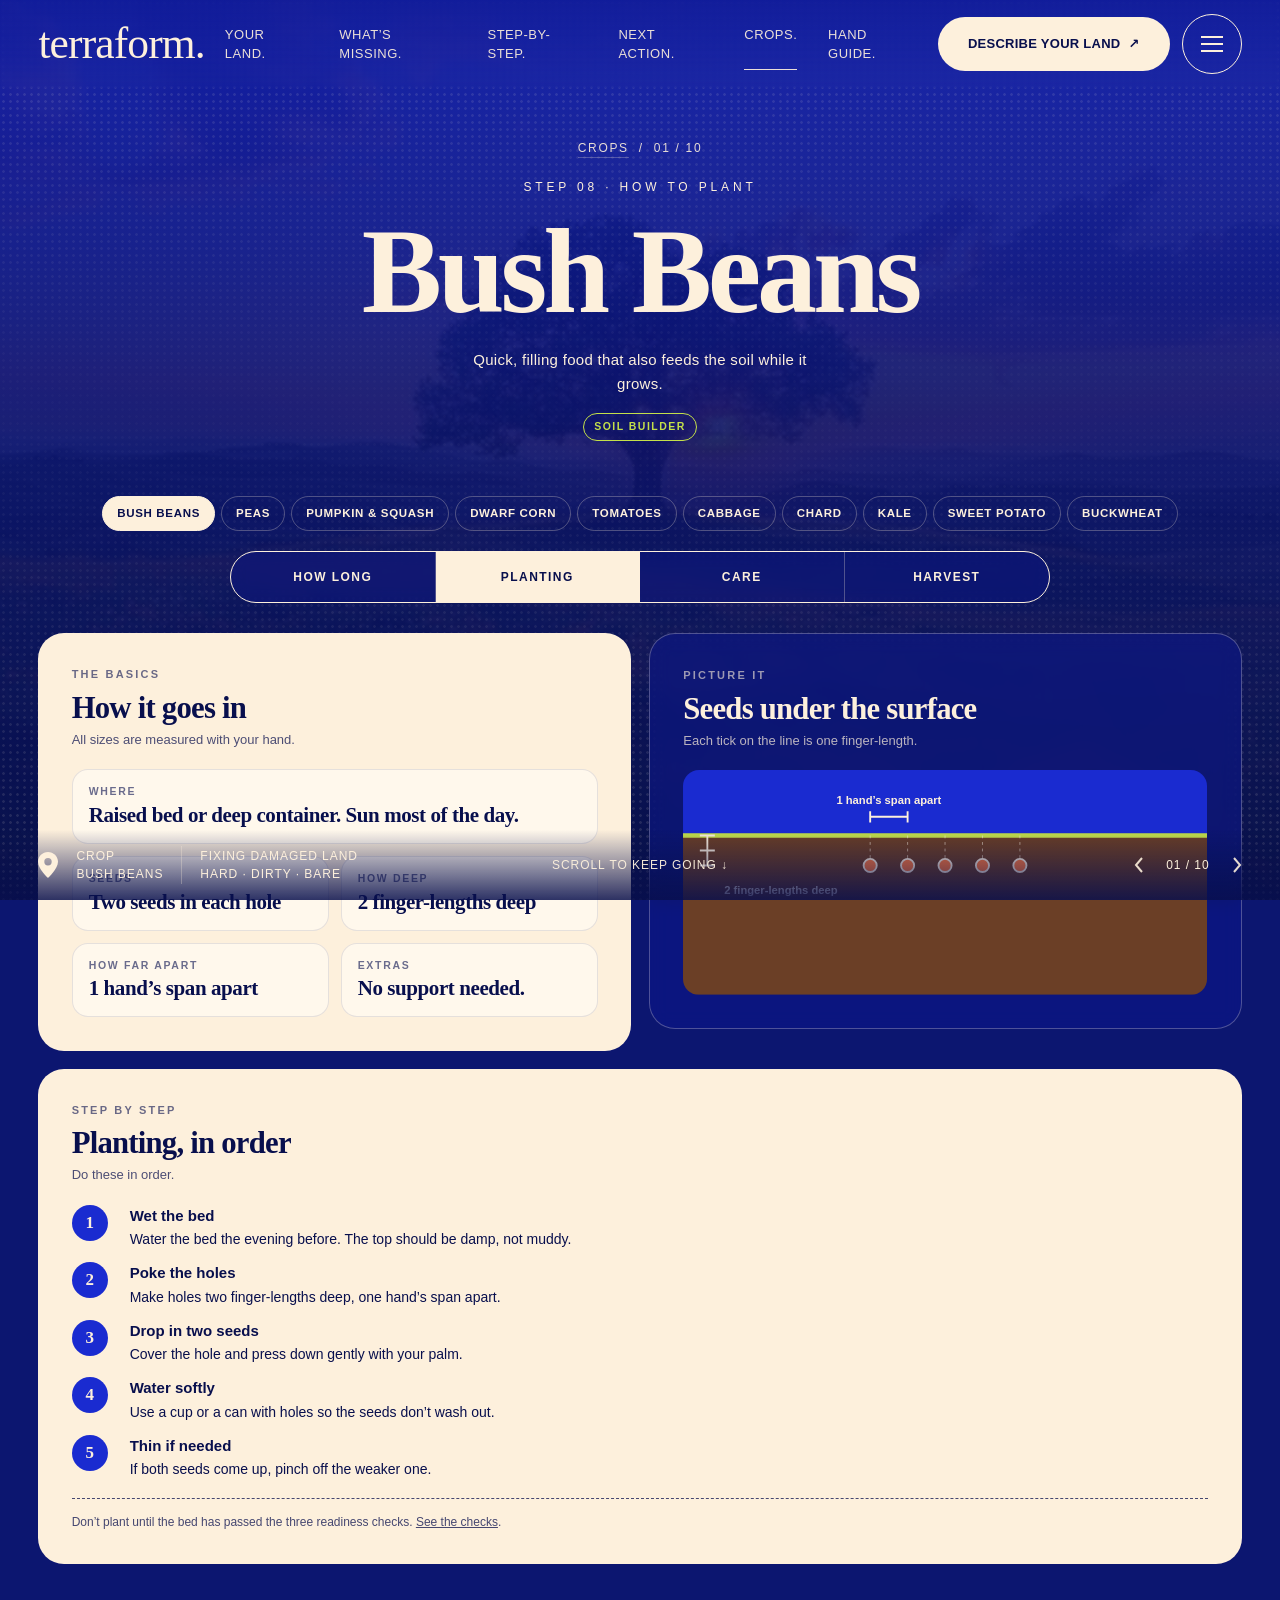
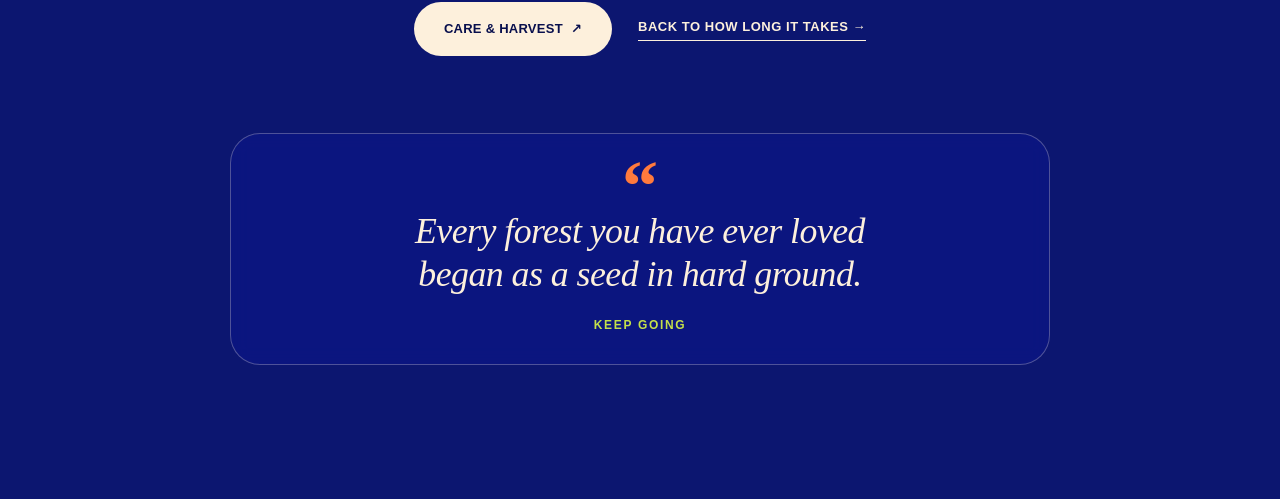
<file: frontend/site/planting.html>
<!doctype html>
<html lang="en">
<head>
<meta charset="utf-8">
<meta name="viewport" content="width=device-width,initial-scale=1">
<title>How to plant · Terraform</title>
<meta name="description" content="Terraform: a plain-language guide from bare, damaged ground to a safe first harvest. No lab, no machines, no jargon.">
<link rel="stylesheet" href="assets/css/style.css">
</head>
<body class="dim" data-page="planting">

<div class="bg" aria-hidden="true"></div>
<header class="top">
  <a class="brand" href="index.html" aria-label="Terraform home">terraform.</a>
  <nav class="nav" aria-label="Primary"><a href="input.html">Your land.</a><a href="analysis.html">What’s missing.</a><a href="protocol.html">Step-by-step.</a><a href="next-action.html">Next action.</a><a href="crops.html" aria-current="page">Crops.</a><a href="#" data-open="guide">Hand guide.</a></nav>
  <div class="top-r">
    <a class="pill hide-s" href="input.html">Describe your land <span aria-hidden="true">↗</span></a>
    <button class="burger" id="burger" aria-label="Open menu"><i></i></button>
  </div>
</header>
<div class="menu" id="menu" role="dialog" aria-label="All pages">
  <div class="menu-top"><a class="brand" href="index.html">terraform.</a><button class="pill-ghost" data-close="menu">Close ✕</button></div>
  <ol><li><a href="index.html">Welcome</a></li><li><a href="input.html">Describe your land</a></li><li><a href="analysis.html">What’s missing</a></li><li><a href="protocol.html">Step-by-step fix</a></li><li><a href="next-action.html">Next action</a></li><li><a href="crops.html">Choose a crop</a></li><li><a href="timeframe.html">How long it takes</a></li><li><a href="planting.html">How to plant</a></li><li><a href="care-harvest.html">Care & harvest</a></li></ol>
  <p style="margin-top:30px"><a class="pill" href="#" data-open="guide">Open the hand guide ✋</a></p>
</div>
<div class="menu" id="guide" role="dialog" aria-label="Hand guide">
  <div class="menu-top"><a class="brand" href="index.html">terraform.</a><button class="pill-ghost" data-close="guide">Close ✕</button></div>
  <h2 class="display h-md" style="margin-bottom:10px">Your hands are the ruler.</h2>
  <p class="lede" style="margin-bottom:24px">This guide never asks for numbers from a machine. Every size is something you can measure with your body.</p>
  <ul class="guide-list"><li><b>A finger-length</b><span>From the tip of your pointing finger to where it meets your hand.</span></li><li><b>A hand’s span</b><span>Spread your hand wide, thumb tip to little-finger tip. About 20 cm.</span></li><li><b>A hand’s depth</b><span>As deep as your hand is long. Used for digging.</span></li><li><b>Knee-high</b><span>From the ground to your knee. About 45–50 cm.</span></li><li><b>Waist-high</b><span>From the ground to your waist. Good for climbing sticks.</span></li><li><b>A pace</b><span>One big step. About 1 metre.</span></li><li><b>A handful / two cupped palms</b><span>What one hand holds / what two hands cupped together hold.</span></li><li><b>A bucketful</b><span>A normal bucket, about 10 litres.</span></li><li><b>A wheelbarrow-load</b><span>A full wheelbarrow.</span></li><li><b>A sun</b><span>One day. “Ten suns” means ten days.</span></li><li><b>A moon</b><span>One moon cycle, about 4 weeks.</span></li><li><b>100 breaths / 500 paces</b><span>Used for short waits and walking times.</span></li></ul>
  <h2 class="display h-md" style="margin:36px 0 10px">In-field hand checks.</h2>
  <p class="lede" style="margin-bottom:24px">No lab needed. Test your patch right now with your eyes, hands, a stick, and rainwater.</p>
  <ul class="guide-list"><li><b>Dig a hand’s depth</b><span>Dig a hole a hand’s depth deep. Look underneath: is it clean soil, rubble, smelly/stained earth, or rock hard?</span></li><li><b>Smell after rain</b><span>Crouch down after rain. Earthy is healthy; sour, rotten egg, or fuel smell warns of poison.</span></li><li><b>Water drainage</b><span>Watch rain puddles. Fast soaking is good; sitting for days means waterlogged roots.</span></li><li><b>Squeeze test</b><span>Squeeze damp soil. Breadcrumbs = good loam; ribbon longer than 2 thumb joints = heavy clay; runs loose = sand.</span></li><li><b>Squish test</b><span>Squeeze wet handful hard. Springy like a sponge = living soil; rock hard = exhausted; slimy = suffocating.</span></li><li><b>Stick push test</b><span>Push a thumb-thick green stick straight down with body weight. Less than a hand-width = ground is packed too hard for roots.</span></li><li><b>Rainwater jar test</b><span>Shake a handful of soil in a clear jar of rainwater. Wait 100 breaths. Check for oily rainbow sheen or fuel smells.</span></li><li><b>Sprout test</b><span>Plant bean seeds in site cup vs clean soil cup side-by-side. Curled or blackened leaf tips warn of toxins.</span></li></ul>
</div>
<main>

<div class="crumb"><a href="crops.html">Crops</a><span>/</span><span id="c-sci"></span></div>
<div class="page-head" style="margin-top:0">
  <div class="eyebrow rv">Step 08 · How to plant</div>
  <h1 class="display h-xl rv d1" id="c-name" style="margin-top:22px">Crop</h1>
  <p class="lede rv d2" id="c-tag"></p>
  <p class="rv d3" style="margin-top:18px"><span class="tag" id="c-role" style="color:var(--lime)"></span></p>
</div>
<div id="under-warn" class="callout" hidden style="margin:0 auto 22px;max-width:900px"><svg width="22" height="22" viewBox="0 0 24 24" fill="none" stroke="currentColor" stroke-width="2.4" stroke-linecap="round" stroke-linejoin="round"><path d="M12 3l10 18H2L12 3z"/><path d="M12 10v5M12 18v.01"/></svg><div><b>Grows underground.</b> Only grow this in a clean, knee-high bed or mound filled with outside soil. Never in suspect ground.</div></div>
<div class="switch" id="switch" aria-label="Switch crop"></div>
<nav class="subnav" id="subnav" aria-label="Crop sections"></nav>
<div class="grid g2" style="align-items:start">
  <section class="card"><span class="sec-no">The basics</span><h3>How it goes in</h3><p class="sub">All sizes are measured with your hand.</p>
    <div class="spec">
      <div style="grid-column:1/-1"><b>Where</b><span id="sp-where">—</span></div>
      <div><b>Seeds</b><span id="sp-seeds">—</span></div>
      <div><b>How deep</b><span id="sp-depth">—</span></div>
      <div><b>How far apart</b><span id="sp-space">—</span></div>
      <div><b>Extras</b><span id="sp-extra">—</span></div>
    </div></section>
  <section class="card glass"><span class="sec-no">Picture it</span><h3>Seeds under the surface</h3><p class="sub" style="color:var(--cream)">Each tick on the line is one finger-length.</p><div id="profile" style="border-radius:16px;overflow:hidden"></div></section>
</div>
<section class="card" style="margin-top:18px"><span class="sec-no">Step by step</span><h3>Planting, in order</h3><p class="sub">Do these in order.</p><ol class="olist" id="p-steps"></ol>
  <p class="note">Don’t plant until the bed has passed the three readiness checks. <a href="next-action.html" style="text-decoration:underline">See the checks</a>.</p></section>
<div class="center" style="display:flex;gap:26px;justify-content:center;align-items:center;margin-top:38px;flex-wrap:wrap"><a class="pill" href="care-harvest.html#care">Care & harvest <span aria-hidden="true">↗</span></a><a class="link-u" href="timeframe.html">Back to how long it takes →</a></div>
<aside class="hope" aria-label="A reminder">
  <span class="hope-mark" aria-hidden="true">“</span>
  <p>Every forest you have ever loved began as a seed in hard ground.</p>
  <span class="caps">Keep going</span>
</aside>
</main>

<footer class="bar">
  <div class="loc"><svg width="20" height="26" viewBox="0 0 20 26" fill="#fdf0dc"><path d="M10 0C4.5 0 0 4.4 0 9.8 0 17 10 26 10 26s10-9 10-16.2C20 4.4 15.5 0 10 0zm0 13.5a3.7 3.7 0 110-7.4 3.7 3.7 0 010 7.4z"/></svg><div>Crop<b><span id="bar-name">—</span></b></div><i></i><div>Fixing damaged land<b>Hard · Dirty · Bare</b></div></div>
  <div class="mid">Scroll to keep going ↓</div>
  <div class="pager"><a id="bar-prev" href="#" aria-label="Previous crop"><svg width="10" height="16" viewBox="0 0 10 16" fill="none" stroke="#fdf0dc" stroke-width="2"><path d="M8 1L2 8l6 7"/></svg></a><span id="bar-count">01 / 10</span><a id="bar-next" href="#" aria-label="Next crop"><svg width="10" height="16" viewBox="0 0 10 16" fill="none" stroke="#fdf0dc" stroke-width="2"><path d="M2 1l6 7-6 7"/></svg></a></div>
</footer>
<script src="assets/js/crops-data.js"></script>
<script src="assets/js/app.js"></script>
</body>
</html>
</file>
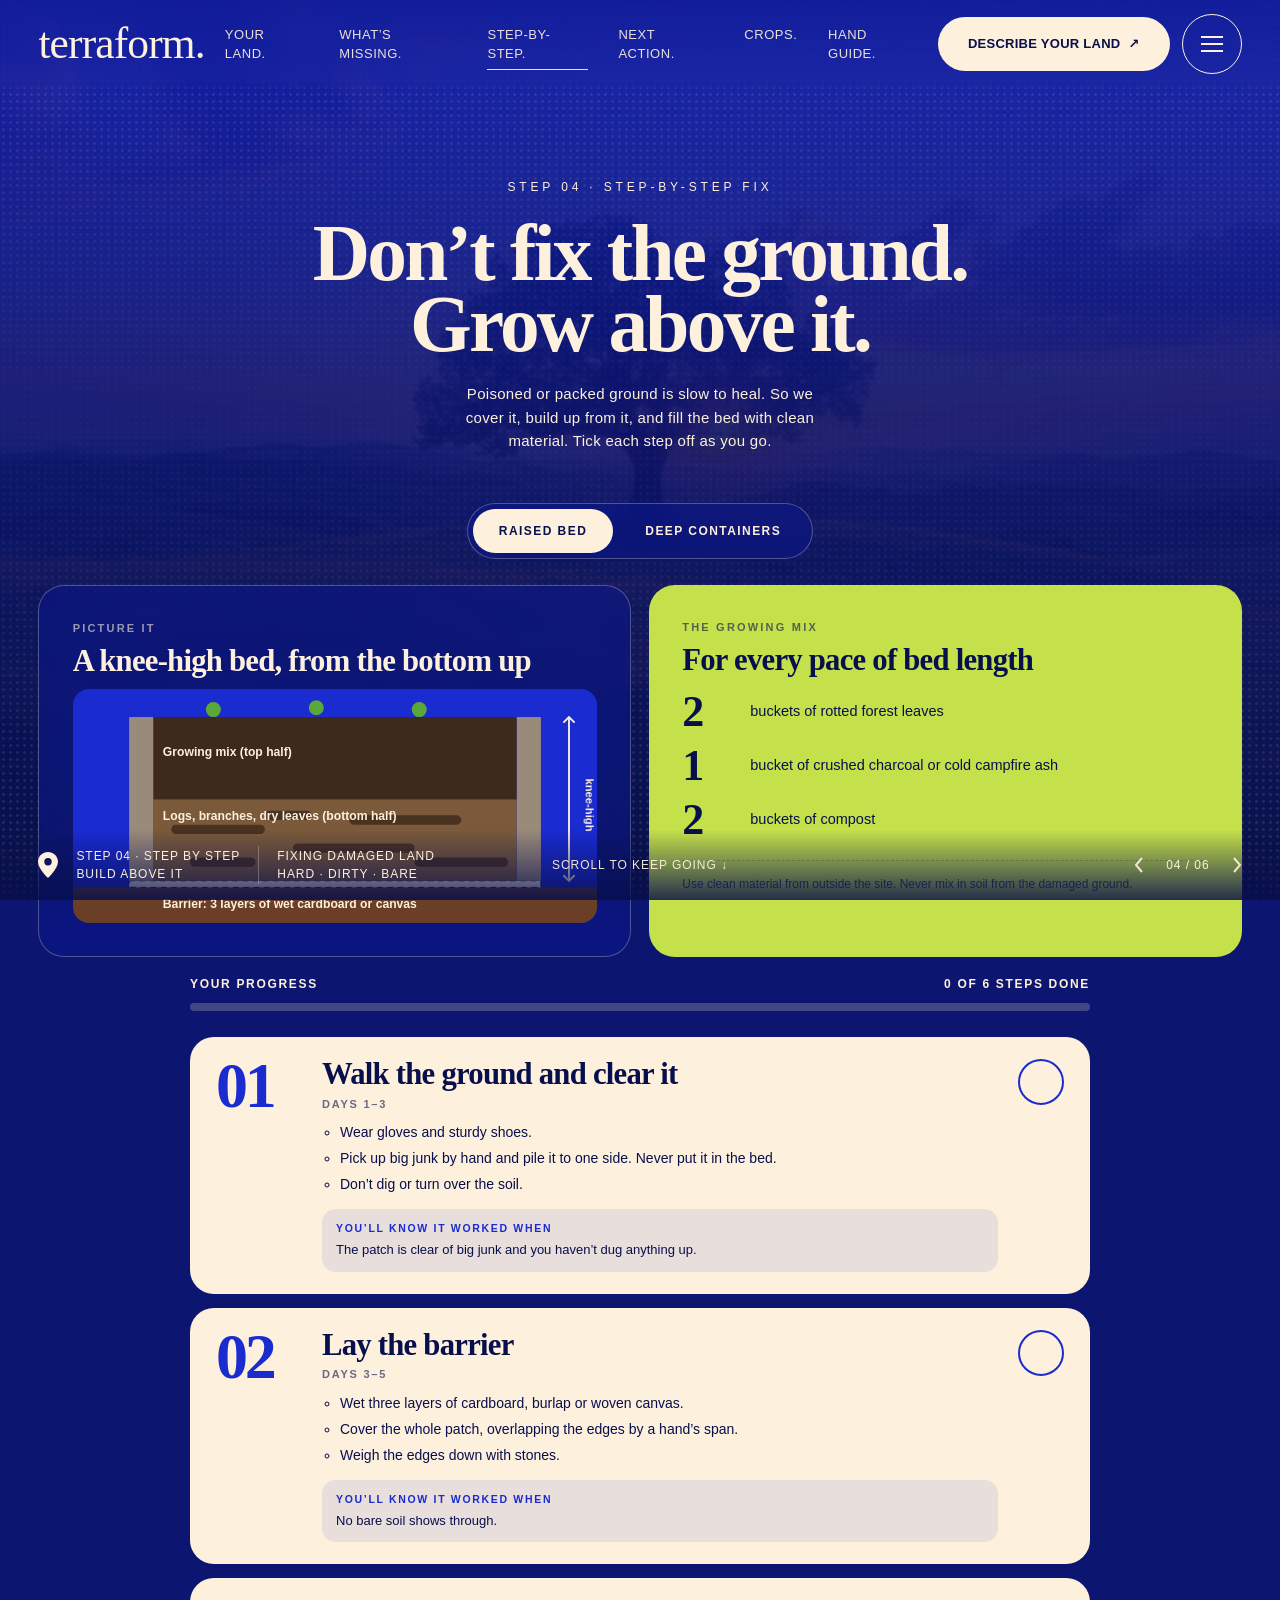
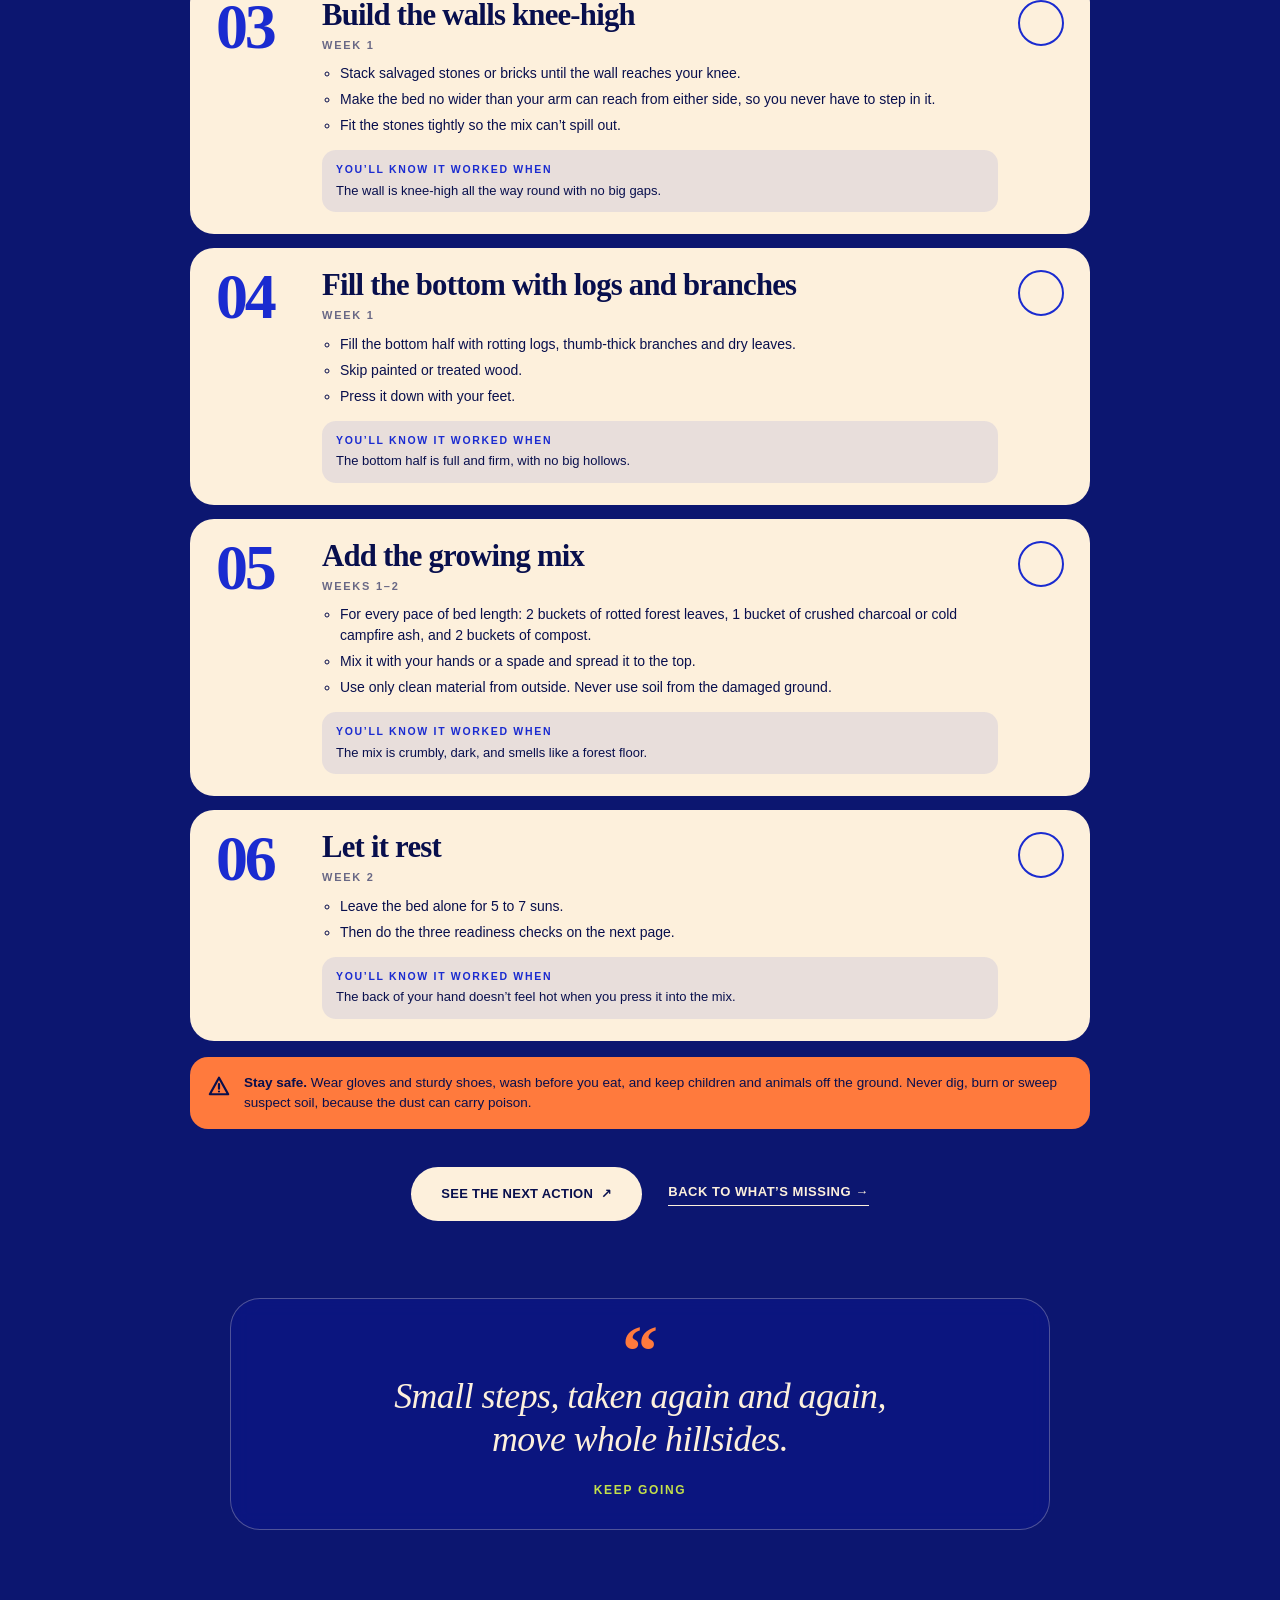
<file: frontend/site/protocol.html>
<!doctype html>
<html lang="en">
<head>
<meta charset="utf-8">
<meta name="viewport" content="width=device-width,initial-scale=1">
<title>Step-by-step fix · Terraform</title>
<meta name="description" content="Terraform: a plain-language guide from bare, damaged ground to a safe first harvest. No lab, no machines, no jargon.">
<link rel="stylesheet" href="assets/css/style.css">
</head>
<body class="dim" data-page="protocol">

<div class="bg" aria-hidden="true"></div>
<header class="top">
  <a class="brand" href="index.html" aria-label="Terraform home">terraform.</a>
  <nav class="nav" aria-label="Primary"><a href="input.html">Your land.</a><a href="analysis.html">What’s missing.</a><a href="protocol.html" aria-current="page">Step-by-step.</a><a href="next-action.html">Next action.</a><a href="crops.html">Crops.</a><a href="#" data-open="guide">Hand guide.</a></nav>
  <div class="top-r">
    <a class="pill hide-s" href="input.html">Describe your land <span aria-hidden="true">↗</span></a>
    <button class="burger" id="burger" aria-label="Open menu"><i></i></button>
  </div>
</header>
<div class="menu" id="menu" role="dialog" aria-label="All pages">
  <div class="menu-top"><a class="brand" href="index.html">terraform.</a><button class="pill-ghost" data-close="menu">Close ✕</button></div>
  <ol><li><a href="index.html">Welcome</a></li><li><a href="input.html">Describe your land</a></li><li><a href="analysis.html">What’s missing</a></li><li><a href="protocol.html">Step-by-step fix</a></li><li><a href="next-action.html">Next action</a></li><li><a href="crops.html">Choose a crop</a></li><li><a href="timeframe.html">How long it takes</a></li><li><a href="planting.html">How to plant</a></li><li><a href="care-harvest.html">Care & harvest</a></li></ol>
  <p style="margin-top:30px"><a class="pill" href="#" data-open="guide">Open the hand guide ✋</a></p>
</div>
<div class="menu" id="guide" role="dialog" aria-label="Hand guide">
  <div class="menu-top"><a class="brand" href="index.html">terraform.</a><button class="pill-ghost" data-close="guide">Close ✕</button></div>
  <h2 class="display h-md" style="margin-bottom:10px">Your hands are the ruler.</h2>
  <p class="lede" style="margin-bottom:24px">This guide never asks for numbers from a machine. Every size is something you can measure with your body.</p>
  <ul class="guide-list"><li><b>A finger-length</b><span>From the tip of your pointing finger to where it meets your hand.</span></li><li><b>A hand’s span</b><span>Spread your hand wide, thumb tip to little-finger tip. About 20 cm.</span></li><li><b>A hand’s depth</b><span>As deep as your hand is long. Used for digging.</span></li><li><b>Knee-high</b><span>From the ground to your knee. About 45–50 cm.</span></li><li><b>Waist-high</b><span>From the ground to your waist. Good for climbing sticks.</span></li><li><b>A pace</b><span>One big step. About 1 metre.</span></li><li><b>A handful / two cupped palms</b><span>What one hand holds / what two hands cupped together hold.</span></li><li><b>A bucketful</b><span>A normal bucket, about 10 litres.</span></li><li><b>A wheelbarrow-load</b><span>A full wheelbarrow.</span></li><li><b>A sun</b><span>One day. “Ten suns” means ten days.</span></li><li><b>A moon</b><span>One moon cycle, about 4 weeks.</span></li><li><b>100 breaths / 500 paces</b><span>Used for short waits and walking times.</span></li></ul>
  <h2 class="display h-md" style="margin:36px 0 10px">In-field hand checks.</h2>
  <p class="lede" style="margin-bottom:24px">No lab needed. Test your patch right now with your eyes, hands, a stick, and rainwater.</p>
  <ul class="guide-list"><li><b>Dig a hand’s depth</b><span>Dig a hole a hand’s depth deep. Look underneath: is it clean soil, rubble, smelly/stained earth, or rock hard?</span></li><li><b>Smell after rain</b><span>Crouch down after rain. Earthy is healthy; sour, rotten egg, or fuel smell warns of poison.</span></li><li><b>Water drainage</b><span>Watch rain puddles. Fast soaking is good; sitting for days means waterlogged roots.</span></li><li><b>Squeeze test</b><span>Squeeze damp soil. Breadcrumbs = good loam; ribbon longer than 2 thumb joints = heavy clay; runs loose = sand.</span></li><li><b>Squish test</b><span>Squeeze wet handful hard. Springy like a sponge = living soil; rock hard = exhausted; slimy = suffocating.</span></li><li><b>Stick push test</b><span>Push a thumb-thick green stick straight down with body weight. Less than a hand-width = ground is packed too hard for roots.</span></li><li><b>Rainwater jar test</b><span>Shake a handful of soil in a clear jar of rainwater. Wait 100 breaths. Check for oily rainbow sheen or fuel smells.</span></li><li><b>Sprout test</b><span>Plant bean seeds in site cup vs clean soil cup side-by-side. Curled or blackened leaf tips warn of toxins.</span></li></ul>
</div>
<main>
<div class="page-head">
  <div class="eyebrow rv">Step 04 · Step-by-step fix</div>
  <h1 class="display h-lg rv d1" style="margin-top:22px">Don’t fix the ground.<br>Grow above it.</h1>
  <p class="lede rv d2">Poisoned or packed ground is slow to heal. So we cover it, build up from it, and fill the bed with clean material. Tick each step off as you go.</p>
</div>
<div class="center" style="margin-bottom:26px"><div class="seg" id="seg" role="tablist"><button data-t="bed">Raised bed</button><button data-t="box">Deep containers</button></div></div>
<div class="grid g2" style="margin-bottom:18px;align-items:stretch">
  <section class="card glass"><span class="sec-no">Picture it</span><h3>A knee-high bed, from the bottom up</h3><div style="border-radius:16px;overflow:hidden;margin-top:12px"><svg viewBox="0 0 560 250" role="img" aria-label="Cross-section of a knee-high raised bed: barrier on the ground, logs and branches in the bottom half, growing mix on top" width="100%">
<rect x="0" y="0" width="560" height="250" fill="#1a2bd0"/>
<rect x="0" y="212" width="560" height="38" fill="#6b3f26"/>
<rect x="60" y="205" width="440" height="7" fill="#fdf0dc"/>
<rect x="60" y="205" width="440" height="7" fill="none" stroke="#0c1670" stroke-dasharray="6 5"/>
<rect x="60" y="30" width="26" height="175" fill="#9a8a7a"/><rect x="474" y="30" width="26" height="175" fill="#9a8a7a"/>
<rect x="86" y="30" width="388" height="88" fill="#3d2a1a"/>
<rect x="86" y="118" width="388" height="87" fill="#7a5a3a"/>
<g stroke="#4a3220" stroke-width="10" stroke-linecap="round"><path d="M110 150h90M240 170h120M130 185h60M300 140h110M370 185h90M210 135h40"/></g>
<g fill="#5aa83a"><circle cx="150" cy="22" r="8"/><circle cx="260" cy="20" r="8"/><circle cx="370" cy="22" r="8"/></g>
<g font-family="Inter,sans-serif" font-size="13" font-weight="600" fill="#fdf0dc">
<text x="96" y="72">Growing mix (top half)</text><text x="96" y="140" fill="#fdf0dc">Logs, branches, dry leaves (bottom half)</text>
<text x="96" y="234">Barrier: 3 layers of wet cardboard or canvas</text>
<text x="510" y="116" text-anchor="end" fill="#fdf0dc"> </text></g>
<path d="M530 30v175" stroke="#fdf0dc" stroke-width="2"/><path d="M524 36l6-6 6 6M524 199l6 6 6-6" fill="none" stroke="#fdf0dc" stroke-width="2"/>
<text x="548" y="124" fill="#fdf0dc" font-size="12" font-family="Inter,sans-serif" font-weight="600" transform="rotate(90 548 124)" text-anchor="middle">knee-high</text>
</svg></div></section>
  <section class="card lime"><span class="sec-no">The growing mix</span><h3>For every pace of bed length</h3>
    <div class="recipe"><div><b>2</b><span>buckets of rotted forest leaves</span></div><div><b>1</b><span>bucket of crushed charcoal or cold campfire ash</span></div><div><b>2</b><span>buckets of compost</span></div></div>
    <p class="note" style="border-color:rgba(8,15,77,.3)">Use clean material from outside the site. Never mix in soil from the damaged ground.</p></section>
</div>
<section class="card" id="land-tip" hidden style="margin-bottom:18px"><span class="sec-no">For your kind of ground</span><h3 id="tip-name"></h3><p class="sub" id="tip-text" style="margin:6px 0 0;font-size:14.5px;opacity:1"></p></section>
<div style="max-width:900px;margin:0 auto">
  <div style="display:flex;justify-content:space-between;margin-bottom:10px" class="caps"><span>Your progress</span><span id="prog-txt"></span></div>
  <div class="progress" style="margin-bottom:26px"><i id="prog-bar"></i></div>
  <ol class="steps" id="steps"></ol>
  <div class="callout"><svg width="22" height="22" viewBox="0 0 24 24" fill="none" stroke="currentColor" stroke-width="2.4" stroke-linecap="round" stroke-linejoin="round"><path d="M12 3l10 18H2L12 3z"/><path d="M12 10v5M12 18v.01"/></svg><div><b>Stay safe.</b> Wear gloves and sturdy shoes, wash before you eat, and keep children and animals off the ground. Never dig, burn or sweep suspect soil, because the dust can carry poison.</div></div>
  <div class="center" style="display:flex;gap:26px;justify-content:center;align-items:center;margin-top:38px;flex-wrap:wrap"><a class="pill" href="next-action.html">See the next action <span aria-hidden="true">↗</span></a><a class="link-u" href="analysis.html">Back to what’s missing →</a></div>
</div>
<aside class="hope" aria-label="A reminder">
  <span class="hope-mark" aria-hidden="true">“</span>
  <p>Small steps, taken again and again, move whole hillsides.</p>
  <span class="caps">Keep going</span>
</aside>
</main>

<footer class="bar">
  <div class="loc"><svg width="20" height="26" viewBox="0 0 20 26" fill="#fdf0dc"><path d="M10 0C4.5 0 0 4.4 0 9.8 0 17 10 26 10 26s10-9 10-16.2C20 4.4 15.5 0 10 0zm0 13.5a3.7 3.7 0 110-7.4 3.7 3.7 0 010 7.4z"/></svg><div>Step 04 · Step by step<b>Build above it</b></div><i></i><div>Fixing damaged land<b>Hard · Dirty · Bare</b></div></div>
  <div class="mid">Scroll to keep going ↓</div>
  <div class="pager"><a href="analysis.html" aria-label="Previous step"><svg width="10" height="16" viewBox="0 0 10 16" fill="none" stroke="#fdf0dc" stroke-width="2"><path d="M8 1L2 8l6 7"/></svg></a><span>04 / 06</span><a href="next-action.html" aria-label="Next step"><svg width="10" height="16" viewBox="0 0 10 16" fill="none" stroke="#fdf0dc" stroke-width="2"><path d="M2 1l6 7-6 7"/></svg></a></div>
</footer>
<script src="assets/js/app.js"></script>
</body>
</html>
</file>
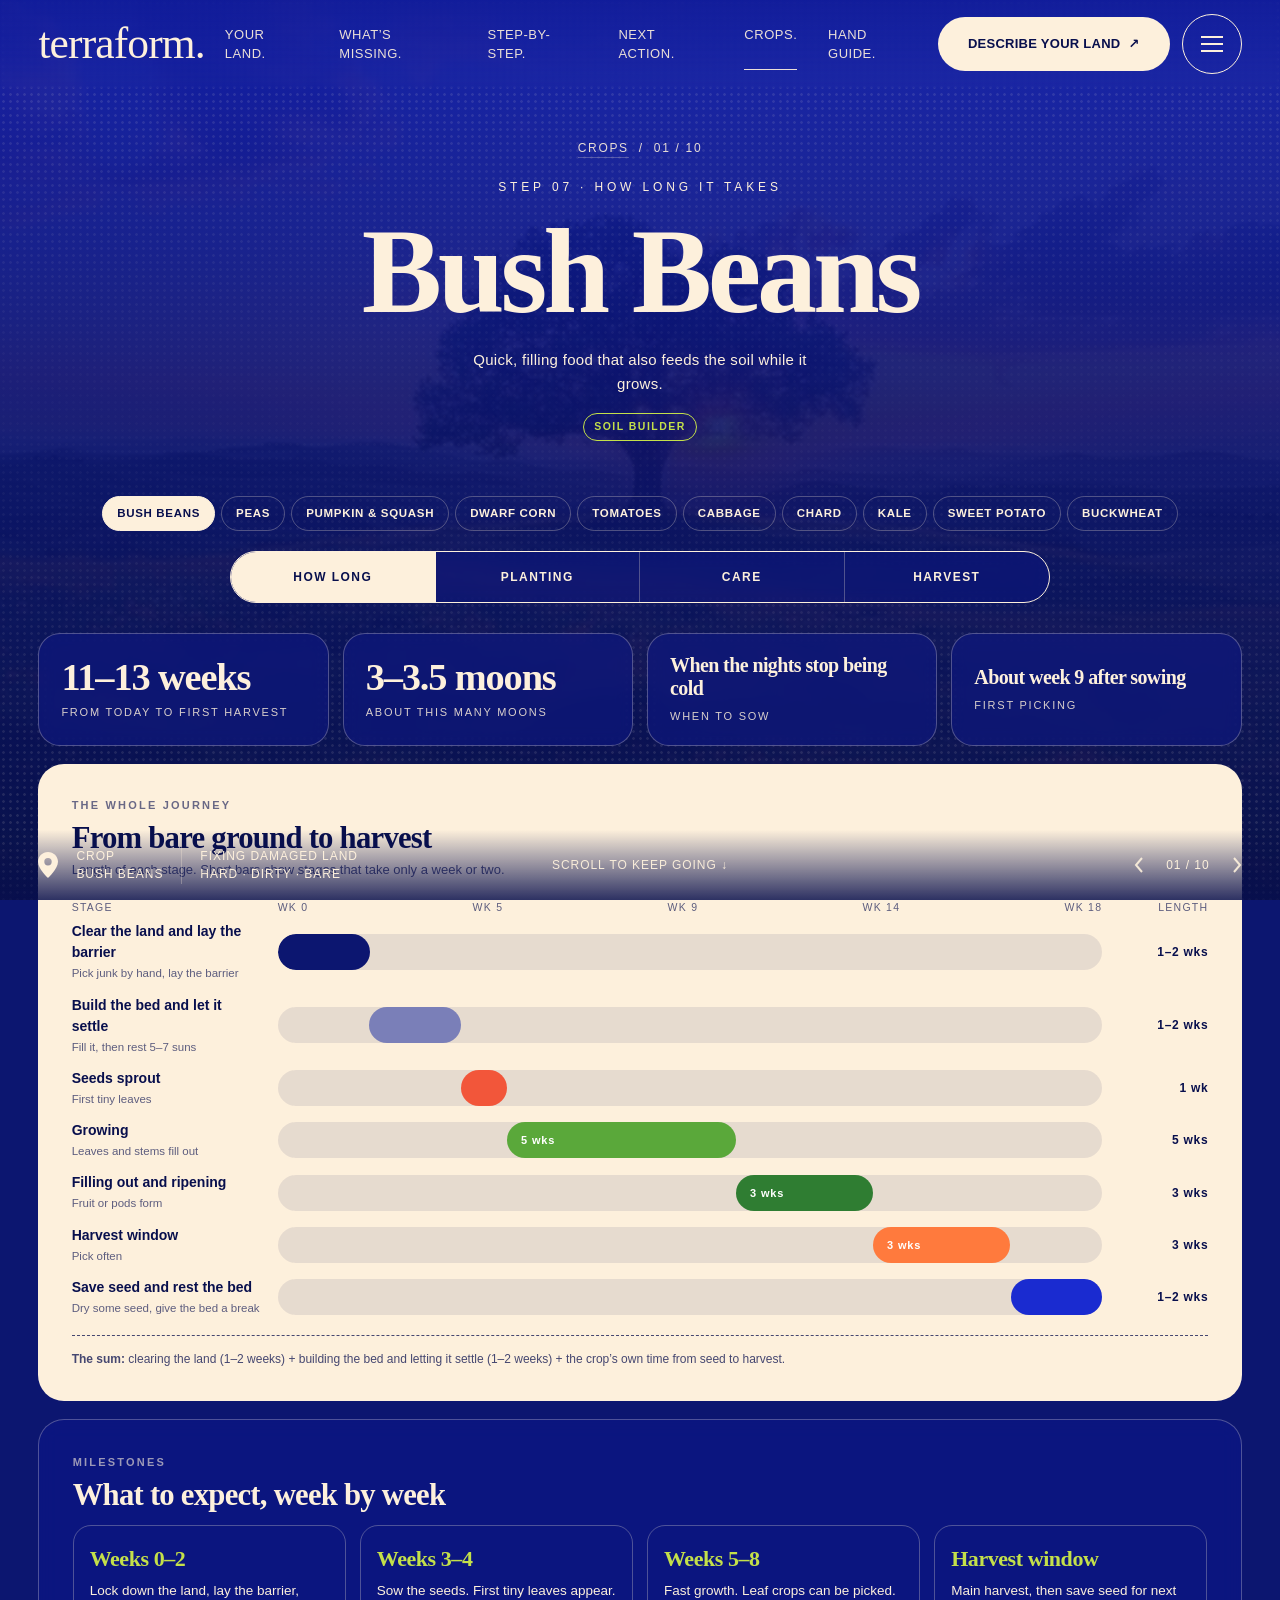
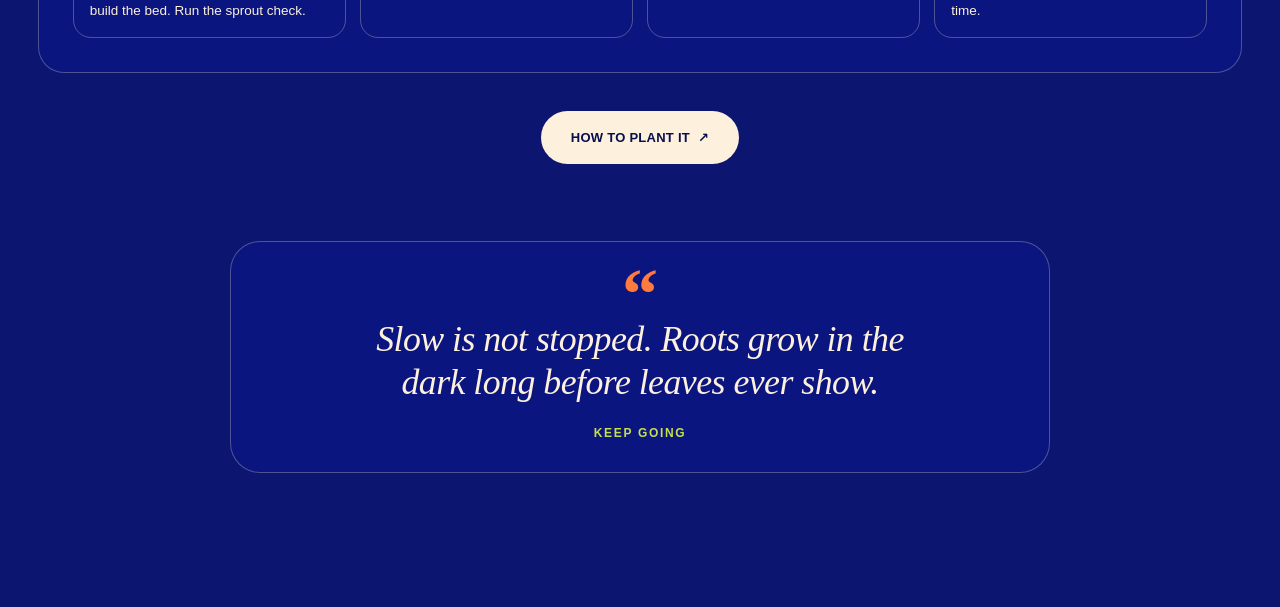
<file: frontend/site/timeframe.html>
<!doctype html>
<html lang="en">
<head>
<meta charset="utf-8">
<meta name="viewport" content="width=device-width,initial-scale=1">
<title>How long it takes · Terraform</title>
<meta name="description" content="Terraform: a plain-language guide from bare, damaged ground to a safe first harvest. No lab, no machines, no jargon.">
<link rel="stylesheet" href="assets/css/style.css">
</head>
<body class="dim" data-page="timeframe">

<div class="bg" aria-hidden="true"></div>
<header class="top">
  <a class="brand" href="index.html" aria-label="Terraform home">terraform.</a>
  <nav class="nav" aria-label="Primary"><a href="input.html">Your land.</a><a href="analysis.html">What’s missing.</a><a href="protocol.html">Step-by-step.</a><a href="next-action.html">Next action.</a><a href="crops.html" aria-current="page">Crops.</a><a href="#" data-open="guide">Hand guide.</a></nav>
  <div class="top-r">
    <a class="pill hide-s" href="input.html">Describe your land <span aria-hidden="true">↗</span></a>
    <button class="burger" id="burger" aria-label="Open menu"><i></i></button>
  </div>
</header>
<div class="menu" id="menu" role="dialog" aria-label="All pages">
  <div class="menu-top"><a class="brand" href="index.html">terraform.</a><button class="pill-ghost" data-close="menu">Close ✕</button></div>
  <ol><li><a href="index.html">Welcome</a></li><li><a href="input.html">Describe your land</a></li><li><a href="analysis.html">What’s missing</a></li><li><a href="protocol.html">Step-by-step fix</a></li><li><a href="next-action.html">Next action</a></li><li><a href="crops.html">Choose a crop</a></li><li><a href="timeframe.html">How long it takes</a></li><li><a href="planting.html">How to plant</a></li><li><a href="care-harvest.html">Care & harvest</a></li></ol>
  <p style="margin-top:30px"><a class="pill" href="#" data-open="guide">Open the hand guide ✋</a></p>
</div>
<div class="menu" id="guide" role="dialog" aria-label="Hand guide">
  <div class="menu-top"><a class="brand" href="index.html">terraform.</a><button class="pill-ghost" data-close="guide">Close ✕</button></div>
  <h2 class="display h-md" style="margin-bottom:10px">Your hands are the ruler.</h2>
  <p class="lede" style="margin-bottom:24px">This guide never asks for numbers from a machine. Every size is something you can measure with your body.</p>
  <ul class="guide-list"><li><b>A finger-length</b><span>From the tip of your pointing finger to where it meets your hand.</span></li><li><b>A hand’s span</b><span>Spread your hand wide, thumb tip to little-finger tip. About 20 cm.</span></li><li><b>A hand’s depth</b><span>As deep as your hand is long. Used for digging.</span></li><li><b>Knee-high</b><span>From the ground to your knee. About 45–50 cm.</span></li><li><b>Waist-high</b><span>From the ground to your waist. Good for climbing sticks.</span></li><li><b>A pace</b><span>One big step. About 1 metre.</span></li><li><b>A handful / two cupped palms</b><span>What one hand holds / what two hands cupped together hold.</span></li><li><b>A bucketful</b><span>A normal bucket, about 10 litres.</span></li><li><b>A wheelbarrow-load</b><span>A full wheelbarrow.</span></li><li><b>A sun</b><span>One day. “Ten suns” means ten days.</span></li><li><b>A moon</b><span>One moon cycle, about 4 weeks.</span></li><li><b>100 breaths / 500 paces</b><span>Used for short waits and walking times.</span></li></ul>
  <h2 class="display h-md" style="margin:36px 0 10px">In-field hand checks.</h2>
  <p class="lede" style="margin-bottom:24px">No lab needed. Test your patch right now with your eyes, hands, a stick, and rainwater.</p>
  <ul class="guide-list"><li><b>Dig a hand’s depth</b><span>Dig a hole a hand’s depth deep. Look underneath: is it clean soil, rubble, smelly/stained earth, or rock hard?</span></li><li><b>Smell after rain</b><span>Crouch down after rain. Earthy is healthy; sour, rotten egg, or fuel smell warns of poison.</span></li><li><b>Water drainage</b><span>Watch rain puddles. Fast soaking is good; sitting for days means waterlogged roots.</span></li><li><b>Squeeze test</b><span>Squeeze damp soil. Breadcrumbs = good loam; ribbon longer than 2 thumb joints = heavy clay; runs loose = sand.</span></li><li><b>Squish test</b><span>Squeeze wet handful hard. Springy like a sponge = living soil; rock hard = exhausted; slimy = suffocating.</span></li><li><b>Stick push test</b><span>Push a thumb-thick green stick straight down with body weight. Less than a hand-width = ground is packed too hard for roots.</span></li><li><b>Rainwater jar test</b><span>Shake a handful of soil in a clear jar of rainwater. Wait 100 breaths. Check for oily rainbow sheen or fuel smells.</span></li><li><b>Sprout test</b><span>Plant bean seeds in site cup vs clean soil cup side-by-side. Curled or blackened leaf tips warn of toxins.</span></li></ul>
</div>
<main>

<div class="crumb"><a href="crops.html">Crops</a><span>/</span><span id="c-sci"></span></div>
<div class="page-head" style="margin-top:0">
  <div class="eyebrow rv">Step 07 · How long it takes</div>
  <h1 class="display h-xl rv d1" id="c-name" style="margin-top:22px">Crop</h1>
  <p class="lede rv d2" id="c-tag"></p>
  <p class="rv d3" style="margin-top:18px"><span class="tag" id="c-role" style="color:var(--lime)"></span></p>
</div>
<div id="under-warn" class="callout" hidden style="margin:0 auto 22px;max-width:900px"><svg width="22" height="22" viewBox="0 0 24 24" fill="none" stroke="currentColor" stroke-width="2.4" stroke-linecap="round" stroke-linejoin="round"><path d="M12 3l10 18H2L12 3z"/><path d="M12 10v5M12 18v.01"/></svg><div><b>Grows underground.</b> Only grow this in a clean, knee-high bed or mound filled with outside soil. Never in suspect ground.</div></div>
<div class="switch" id="switch" aria-label="Switch crop"></div>
<nav class="subnav" id="subnav" aria-label="Crop sections"></nav>
<div class="facts">
  <div class="stat"><div class="n" id="f-total" style="font-size:clamp(28px,3vw,40px)">—</div><div class="l">From today to first harvest</div></div>
  <div class="stat"><div class="n" id="f-moons" style="font-size:clamp(28px,3vw,40px)">—</div><div class="l">About this many moons</div></div>
  <div class="stat"><div class="n" id="f-sow" style="font-size:20px;line-height:1.15">—</div><div class="l">When to sow</div></div>
  <div class="stat"><div class="n" id="f-first" style="font-size:20px;line-height:1.15">—</div><div class="l">First picking</div></div>
</div>
<section class="card"><span class="sec-no">The whole journey</span><h3>From bare ground to harvest</h3><p class="sub">Length of each stage. Short bars show stages that take only a week or two.</p>
  <div class="g-scale" id="g-axis"></div><div class="gantt" id="gantt"></div>
  <p class="note"><b>The sum:</b> clearing the land (1–2 weeks) + building the bed and letting it settle (1–2 weeks) + the crop’s own time from seed to harvest.</p></section>
<section class="card glass" style="margin-top:18px"><span class="sec-no">Milestones</span><h3>What to expect, week by week</h3>
  <ol class="mile"><li><b>Weeks 0–2</b><span>Lock down the land, lay the barrier, build the bed. Run the sprout check.</span></li><li><b>Weeks 3–4</b><span>Sow the seeds. First tiny leaves appear.</span></li><li><b>Weeks 5–8</b><span>Fast growth. Leaf crops can be picked.</span></li><li><b>Harvest window</b><span>Main harvest, then save seed for next time.</span></li></ol></section>
<div class="center" style="display:flex;gap:26px;justify-content:center;align-items:center;margin-top:38px;flex-wrap:wrap"><a class="pill" href="planting.html">How to plant it <span aria-hidden="true">↗</span></a></div>
<aside class="hope" aria-label="A reminder">
  <span class="hope-mark" aria-hidden="true">“</span>
  <p>Slow is not stopped. Roots grow in the dark long before leaves ever show.</p>
  <span class="caps">Keep going</span>
</aside>
</main>

<footer class="bar">
  <div class="loc"><svg width="20" height="26" viewBox="0 0 20 26" fill="#fdf0dc"><path d="M10 0C4.5 0 0 4.4 0 9.8 0 17 10 26 10 26s10-9 10-16.2C20 4.4 15.5 0 10 0zm0 13.5a3.7 3.7 0 110-7.4 3.7 3.7 0 010 7.4z"/></svg><div>Crop<b><span id="bar-name">—</span></b></div><i></i><div>Fixing damaged land<b>Hard · Dirty · Bare</b></div></div>
  <div class="mid">Scroll to keep going ↓</div>
  <div class="pager"><a id="bar-prev" href="#" aria-label="Previous crop"><svg width="10" height="16" viewBox="0 0 10 16" fill="none" stroke="#fdf0dc" stroke-width="2"><path d="M8 1L2 8l6 7"/></svg></a><span id="bar-count">01 / 10</span><a id="bar-next" href="#" aria-label="Next crop"><svg width="10" height="16" viewBox="0 0 10 16" fill="none" stroke="#fdf0dc" stroke-width="2"><path d="M2 1l6 7-6 7"/></svg></a></div>
</footer>
<script src="assets/js/crops-data.js"></script>
<script src="assets/js/app.js"></script>
</body>
</html>
</file>
<file: frontend/site/assets/css/style.css>
/* =========================================================
   TERRAFORM — front-end design system
   Type + palette modelled on the "elsewhere." reference:
   high-contrast display serif (Fraunces) + tracked uppercase
   sans (Inter), electric blue / cream / sunset orange,
   halftone dot texture, pill buttons.
   ========================================================= */
:root{
  --blue:#1a2bd0;
  --blue-deep:#0c1670;
  --blue-ink:#080f4d;
  --cream:#fdf0dc;
  --cream-2:#f6e2c4;
  --orange:#ff7a3d;
  --coral:#f2563a;
  --lime:#c4e04a;
  --leaf:#5aa83a;
  --line:rgba(253,240,220,.28);
  --serif:'Fraunces',-apple-system-ui-serif,'Charter','Bitstream Charter','Cambria','Georgia','Palatino','Playfair Display','Times New Roman',serif;
  --sans:'Inter',-apple-system,BlinkMacSystemFont,'Segoe UI',Roboto,'Oxygen','Ubuntu','Cantarell','Fira Sans','Droid Sans','Helvetica Neue',Arial,system-ui,sans-serif;
  --gut:clamp(18px,3vw,40px);
  --ease:cubic-bezier(.2,.7,.2,1);
}
*{box-sizing:border-box;margin:0;padding:0}
html{scroll-behavior:smooth}
body{
  font-family:var(--sans);color:var(--cream);background:var(--blue-deep);
  min-height:100vh;-webkit-font-smoothing:antialiased;line-height:1.5;
  padding-bottom:84px;
}
a{color:inherit;text-decoration:none}
button{font:inherit;color:inherit;background:none;border:0;cursor:pointer}
img,svg{display:block;max-width:100%}

/* ---------- backdrop: the single-tree photo, blue-washed + halftone ---------- */
.bg{position:fixed;inset:0;z-index:-3;background:#0c1670 url('../img/tree.jpg') center 62%/cover no-repeat}
.bg::before{ /* electric-blue wash */
  content:"";position:absolute;inset:0;
  background:
    linear-gradient(180deg,rgba(18,34,200,.86) 0%,rgba(20,38,205,.55) 38%,rgba(12,22,120,.35) 62%,rgba(8,15,77,.82) 100%);
}
.bg::after{ /* halftone dots */
  content:"";position:absolute;inset:0;
  background-image:radial-gradient(rgba(253,240,220,.42) 1.1px,transparent 1.6px);
  background-size:7px 7px;
  -webkit-mask-image:linear-gradient(180deg,#000 0%,rgba(0,0,0,.15) 45%,#000 100%);
          mask-image:linear-gradient(180deg,#000 0%,rgba(0,0,0,.15) 45%,#000 100%);
  opacity:.55;
}
body.dim .bg::before{background:linear-gradient(180deg,rgba(14,26,170,.94),rgba(10,18,110,.9) 50%,rgba(8,15,77,.95))}
body.dim .bg::after{opacity:.3}
body.bright .bg::before{
  background:linear-gradient(180deg,rgba(18,34,200,.82) 0%,rgba(20,38,205,.42) 34%,rgba(12,22,120,.06) 62%,rgba(8,15,77,.7) 100%);
}

/* ---------- header ---------- */
.top{
  position:sticky;top:0;z-index:50;display:grid;grid-template-columns:1fr auto 1fr;align-items:center;
  gap:20px;padding:14px var(--gut);
  background:linear-gradient(180deg,rgba(12,22,140,.55),rgba(12,22,140,0));
  backdrop-filter:blur(2px);
}
.brand{font-family:var(--serif);font-size:clamp(30px,3.4vw,44px);font-weight:400;letter-spacing:-.02em;
  font-variation-settings:'opsz' 144,'SOFT' 0;line-height:1;color:var(--cream);justify-self:start}
.nav{display:flex;gap:clamp(14px,2.4vw,36px);font-size:13px;font-weight:500;letter-spacing:.04em;text-transform:uppercase}
.nav a{position:relative;padding:6px 0;opacity:.92}
.nav a::after{content:"";position:absolute;left:0;right:0;bottom:0;height:1px;background:var(--cream);transform:scaleX(0);transform-origin:left;transition:transform .35s var(--ease)}
.nav a:hover::after,.nav a[aria-current="page"]::after{transform:scaleX(1)}
.top-r{display:flex;gap:12px;justify-self:end;align-items:center}
.pill,.pill-ghost{
  display:inline-flex;align-items:center;gap:8px;border-radius:999px;font-size:13px;font-weight:600;letter-spacing:.02em;
  text-transform:uppercase;padding:17px 30px;transition:transform .25s var(--ease),background .25s,color .25s;white-space:nowrap;
}
.pill{background:var(--cream);color:var(--blue-ink)}
.pill:hover{transform:translateY(-2px);background:#fff}
.pill.sm{padding:14px 24px;font-size:12px}
.pill-ghost{border:1px solid var(--cream);color:var(--cream)}
.pill-ghost:hover{background:var(--cream);color:var(--blue-ink)}
.burger{width:60px;height:60px;border:1px solid var(--cream);border-radius:50%;display:grid;place-items:center;transition:background .25s}
.burger:hover{background:rgba(253,240,220,.15)}
.burger i{display:block;width:22px;height:2px;background:var(--cream);box-shadow:0 -7px 0 var(--cream),0 7px 0 var(--cream)}

/* overlay menu */
.menu{position:fixed;inset:0;z-index:80;background:var(--blue);display:none;overflow:auto;padding:22px var(--gut) 60px}
.menu.open{display:block;animation:fade .35s var(--ease)}
.menu::before{content:"";position:absolute;inset:0;z-index:-1;background-image:radial-gradient(rgba(253,240,220,.18) 1.1px,transparent 1.6px);background-size:7px 7px}
.menu-top{display:flex;justify-content:space-between;align-items:center;margin-bottom:34px}
.menu ol{list-style:none;display:grid;grid-template-columns:repeat(auto-fill,minmax(280px,1fr));gap:0 40px;counter-reset:m}
.menu li{border-top:1px solid var(--line)}
.menu li a{display:flex;align-items:baseline;gap:16px;padding:20px 0;font-family:var(--serif);font-size:clamp(26px,3vw,40px);font-weight:600;letter-spacing:-.02em;line-height:1.05;transition:padding .3s var(--ease),color .3s}
.menu li a::before{counter-increment:m;content:counter(m,decimal-leading-zero);font-family:var(--sans);font-size:12px;font-weight:600;letter-spacing:.12em;opacity:.7}
.menu li a:hover{padding-left:14px;color:var(--lime)}
@keyframes fade{from{opacity:0}to{opacity:1}}

/* ---------- type ---------- */
.eyebrow{font-size:12px;font-weight:500;letter-spacing:.32em;text-transform:uppercase}
.display{font-family:var(--serif);font-weight:700;letter-spacing:-.035em;line-height:.9;color:var(--cream);
  font-variation-settings:'opsz' 144,'SOFT' 0}
.h-xl{font-size:clamp(58px,9.4vw,138px)}
.h-lg{font-size:clamp(44px,6.2vw,92px)}
.h-md{font-size:clamp(32px,3.6vw,52px);line-height:.98}
.h-sm{font-size:clamp(22px,2vw,28px);line-height:1.05;letter-spacing:-.02em}
.lede{font-size:15px;letter-spacing:.02em;line-height:1.55;max-width:46ch}
.caps{font-size:12px;font-weight:600;letter-spacing:.14em;text-transform:uppercase}
.link-u{font-size:13px;font-weight:600;letter-spacing:.04em;text-transform:uppercase;border-bottom:1px solid var(--cream);padding-bottom:3px}
.center{text-align:center}

/* ---------- layout ---------- */
main{padding:clamp(22px,4vw,56px) var(--gut) 40px;max-width:1360px;margin:0 auto}
.page-head{text-align:center;margin:clamp(10px,3vw,40px) auto clamp(28px,4vw,52px);max-width:900px}
.page-head .eyebrow{margin-bottom:22px}
.page-head .lede{margin:22px auto 0}
.grid{display:grid;gap:18px}
.g2{grid-template-columns:repeat(2,1fr)}
.g3{grid-template-columns:repeat(3,1fr)}
.g4{grid-template-columns:repeat(4,1fr)}

/* cream cards */
.card{background:var(--cream);color:var(--blue-ink);border-radius:26px;padding:clamp(22px,2.6vw,36px);position:relative}
.card h3{font-family:var(--serif);font-weight:700;letter-spacing:-.025em;line-height:1;font-size:clamp(24px,2.4vw,34px);margin-bottom:6px;font-variation-settings:'opsz' 144}
.card .sub{font-size:13px;opacity:.72;margin-bottom:20px;max-width:60ch}
.card.glass{background:rgba(12,22,140,.55);color:var(--cream);border:1px solid var(--line);backdrop-filter:blur(10px)}
.card.glass h3{color:var(--cream)}
.card.orange{background:var(--orange);color:var(--blue-ink)}
.card.lime{background:var(--lime);color:var(--blue-ink)}

/* forms */
.f-grid{display:grid;grid-template-columns:repeat(2,1fr);gap:16px 18px}
.f-grid .full{grid-column:1/-1}
.field{display:flex;flex-direction:column;gap:7px;min-width:0}
.field label,.lab{font-size:11px;font-weight:700;letter-spacing:.14em;text-transform:uppercase;color:var(--blue-deep)}
.field .hint{font-size:11.5px;opacity:.65;margin-top:-2px}
.in,select.in,textarea.in{
  width:100%;font:500 15px var(--sans);color:var(--blue-ink);background:#fff8ec;border:1.5px solid rgba(8,15,77,.18);
  border-radius:14px;padding:14px 16px;outline:none;transition:border .2s,box-shadow .2s;
}
.in:focus{border-color:var(--blue);box-shadow:0 0 0 4px rgba(26,43,208,.16)}
textarea.in{min-height:120px;resize:vertical}
.in::placeholder{color:rgba(8,15,77,.4)}
.chips{display:flex;flex-wrap:wrap;gap:8px}
.chip{position:relative}
.chip input{position:absolute;opacity:0;inset:0;cursor:pointer}
.chip span{display:inline-block;padding:10px 16px;border-radius:999px;border:1.5px solid rgba(8,15,77,.25);font-size:12.5px;font-weight:600;letter-spacing:.03em;transition:all .2s;background:transparent}
.chip input:checked + span{background:var(--blue);border-color:var(--blue);color:var(--cream)}
.chip input:focus-visible + span{box-shadow:0 0 0 4px rgba(26,43,208,.25)}
.range{display:flex;align-items:center;gap:14px}
.range input{flex:1;accent-color:var(--blue)}
.range output{min-width:46px;text-align:center;font-family:var(--serif);font-weight:700;font-size:26px}
.err{color:var(--coral);font-size:12px;font-weight:600;display:none}
.field.bad .in{border-color:var(--coral)}
.field.bad .err{display:block}
.form-sec{margin-bottom:18px}
.sec-no{font-size:11px;font-weight:700;letter-spacing:.2em;text-transform:uppercase;opacity:.6;margin-bottom:10px;display:block}

/* ---------- fixed bottom bar (hero footer in reference) ---------- */
.bar{
  position:fixed;left:0;right:0;bottom:0;z-index:40;display:grid;grid-template-columns:1fr auto 1fr;align-items:center;gap:16px;
  padding:16px var(--gut);font-size:12px;font-weight:500;letter-spacing:.08em;text-transform:uppercase;
  background:linear-gradient(0deg,rgba(8,15,77,.85),rgba(8,15,77,0));
}
.bar .loc{display:flex;gap:18px;align-items:center}
.bar .loc svg{flex:none}
.bar .loc i{width:1px;height:38px;background:var(--line)}
.bar .loc b{font-weight:500;display:block}
.bar .mid{opacity:.95}
.bar .pager{display:flex;gap:22px;align-items:center;justify-self:end}
.bar .pager a{opacity:.9;transition:transform .25s var(--ease)}
.bar .pager a:hover{transform:scale(1.25)}
.bar .pager .off{opacity:.25;pointer-events:none}

/* ---------- hero (login) ---------- */
.hero{display:grid;grid-template-columns:1.05fr .95fr;gap:clamp(24px,5vw,80px);align-items:center;min-height:calc(100vh - 210px)}
.hero .display{margin:22px 0 26px}
.hero .ctas{display:flex;gap:22px;align-items:center;margin-top:30px;flex-wrap:wrap}
.tabs2{display:inline-flex;background:rgba(8,15,77,.1);border-radius:999px;padding:4px;margin-bottom:22px}
.tabs2 button{padding:10px 22px;border-radius:999px;font-size:12px;font-weight:700;letter-spacing:.1em;text-transform:uppercase;color:var(--blue-ink)}
.tabs2 button.on{background:var(--blue);color:var(--cream)}
.row-between{display:flex;justify-content:space-between;align-items:center;gap:12px;font-size:12.5px}
.row-between a{border-bottom:1px solid currentColor}
.chk{display:flex;gap:9px;align-items:center;font-size:13px;font-weight:500}
.chk input{accent-color:var(--blue);width:16px;height:16px}

/* ---------- stats / meters ---------- */
.stat{padding:20px 22px;border-radius:22px;border:1px solid var(--line);background:rgba(12,22,140,.5);backdrop-filter:blur(8px)}
.stat .n{font-family:var(--serif);font-weight:700;font-size:clamp(36px,4vw,56px);line-height:1;letter-spacing:-.03em}
.stat .l{font-size:11px;letter-spacing:.16em;text-transform:uppercase;margin-top:8px;opacity:.85}
.ring{--p:0;width:170px;height:170px;border-radius:50%;display:grid;place-items:center;flex:none;
  background:conic-gradient(var(--orange) calc(var(--p)*1%),rgba(8,15,77,.14) 0)}
.ring::before{content:"";grid-area:1/1;width:134px;height:134px;border-radius:50%;background:var(--cream)}
.ring b{grid-area:1/1;position:relative;font-family:var(--serif);font-size:42px;font-weight:700;letter-spacing:-.03em}
.tag{display:inline-block;font-size:10.5px;font-weight:700;letter-spacing:.14em;text-transform:uppercase;padding:5px 10px;border-radius:999px;border:1.5px solid currentColor}
.tag.crit{background:var(--coral);border-color:var(--coral);color:#fff}
.tag.rec{background:var(--orange);border-color:var(--orange);color:var(--blue-ink)}
.tag.opt{color:var(--blue)}
.tag.ok{background:var(--leaf);border-color:var(--leaf);color:#fff}

/* gap list */
.gaps{list-style:none;display:grid;gap:10px}
.gap{display:grid;grid-template-columns:auto 1fr auto;gap:16px;align-items:center;padding:16px 18px;border-radius:18px;background:#fff8ec;border:1.5px solid rgba(8,15,77,.1)}
.gap h4{font-size:15px;font-weight:700;letter-spacing:-.005em}
.gap p{font-size:12.5px;opacity:.72;margin-top:2px}
.gap .ico{width:40px;height:40px;border-radius:50%;display:grid;place-items:center;background:var(--blue);color:var(--cream);font-family:var(--serif);font-weight:700}
.gap a{font-size:12px;font-weight:700;letter-spacing:.1em;text-transform:uppercase;color:var(--blue);border-bottom:1.5px solid var(--blue);white-space:nowrap}
.cat-h{display:flex;align-items:center;gap:14px;margin:26px 0 12px}
.cat-h:first-child{margin-top:0}
.cat-h span{font-size:11px;font-weight:700;letter-spacing:.2em;text-transform:uppercase}
.cat-h::after{content:"";flex:1;height:1px;background:rgba(8,15,77,.2)}

table.t{width:100%;border-collapse:collapse;font-size:13.5px}
table.t th{text-align:left;font-size:10.5px;letter-spacing:.16em;text-transform:uppercase;padding:0 12px 10px 0;opacity:.7}
table.t td{padding:14px 12px 14px 0;border-top:1px solid rgba(8,15,77,.16);vertical-align:top}
table.t td:first-child{font-weight:700}

/* ---------- protocol ---------- */
.seg{display:inline-flex;gap:6px;background:rgba(12,22,140,.55);border:1px solid var(--line);border-radius:999px;padding:5px;backdrop-filter:blur(8px)}
.seg button{padding:13px 26px;border-radius:999px;font-size:12px;font-weight:700;letter-spacing:.12em;text-transform:uppercase;transition:all .25s}
.seg button.on{background:var(--cream);color:var(--blue-ink)}
.progress{height:8px;border-radius:99px;background:rgba(253,240,220,.22);overflow:hidden}
.progress i{display:block;height:100%;width:0;background:var(--lime);border-radius:99px;transition:width .5s var(--ease)}
.steps{list-style:none;position:relative;display:grid;gap:14px;counter-reset:s}
.step{background:var(--cream);color:var(--blue-ink);border-radius:24px;display:grid;grid-template-columns:86px 1fr auto;gap:8px 20px;padding:22px 26px;align-items:start;transition:opacity .3s}
.step.done{opacity:.62}
.step.done h3{text-decoration:line-through;text-decoration-thickness:2px}
.step .no{font-family:var(--serif);font-weight:700;font-size:64px;line-height:.85;letter-spacing:-.05em;color:var(--blue)}
.step h3{font-family:var(--serif);font-weight:700;font-size:clamp(24px,2.4vw,32px);letter-spacing:-.025em;line-height:1}
.step .when{font-size:11px;font-weight:700;letter-spacing:.16em;text-transform:uppercase;opacity:.6;margin:6px 0 10px}
.step ul{padding-left:18px;font-size:14px;display:grid;gap:5px}
.step .verify{margin-top:14px;padding:12px 14px;border-radius:14px;background:rgba(26,43,208,.09);font-size:13px}
.step .verify b{font-size:10.5px;letter-spacing:.16em;text-transform:uppercase;display:block;margin-bottom:3px;color:var(--blue)}
.done-btn{width:46px;height:46px;border-radius:50%;border:2px solid var(--blue);display:grid;place-items:center;color:var(--blue);transition:all .2s}
.step.done .done-btn{background:var(--blue);color:var(--cream)}
.step .done-btn svg{opacity:0}
.step.done .done-btn svg{opacity:1}

/* ---------- next action ---------- */
.next-hero{display:grid;grid-template-columns:1.3fr 1fr;gap:18px;margin-bottom:18px}
.kanban{display:grid;grid-template-columns:repeat(3,1fr);gap:18px;align-items:start}
.col h3{display:flex;justify-content:space-between;font-size:12px;font-weight:700;letter-spacing:.18em;text-transform:uppercase;margin-bottom:14px;padding:0 4px}
.task{display:grid;grid-template-columns:auto 1fr;gap:12px;background:var(--cream);color:var(--blue-ink);border-radius:20px;padding:18px;margin-bottom:12px;cursor:pointer;transition:transform .25s var(--ease)}
.task:hover{transform:translateY(-3px)}
.task input{accent-color:var(--blue);width:18px;height:18px;margin-top:3px}
.task h4{font-size:15px;font-weight:700;line-height:1.25}
.task p{font-size:12.5px;opacity:.72;margin-top:4px}
.task .meta{display:flex;gap:8px;margin-top:10px;flex-wrap:wrap}
.task.done h4{text-decoration:line-through;opacity:.55}

/* ---------- crops ---------- */
.filters{display:flex;gap:8px;justify-content:center;flex-wrap:wrap;margin-bottom:28px}
.filters button{padding:12px 22px;border-radius:999px;border:1px solid var(--cream);font-size:12px;font-weight:700;letter-spacing:.12em;text-transform:uppercase;transition:all .2s}
.filters button.on,.filters button:hover{background:var(--cream);color:var(--blue-ink)}
.crops{display:grid;grid-template-columns:repeat(5,1fr);gap:16px}
.crop{position:relative;border-radius:26px;overflow:hidden;background:var(--cream);color:var(--blue-ink);display:flex;flex-direction:column;min-height:340px;transition:transform .35s var(--ease),box-shadow .35s}
.crop:hover{transform:translateY(-6px);box-shadow:0 24px 50px -18px rgba(0,0,40,.7)}
.crop .art{height:150px;position:relative;display:grid;place-items:center;overflow:hidden}
.crop .art::after{content:"";position:absolute;inset:0;background-image:radial-gradient(rgba(253,240,220,.55) 1.1px,transparent 1.6px);background-size:6px 6px;-webkit-mask-image:linear-gradient(135deg,#000,transparent 70%);mask-image:linear-gradient(135deg,#000,transparent 70%)}
.crop .art svg{width:86px;height:86px;position:relative;z-index:1;color:var(--cream)}
.crop .num{position:absolute;top:14px;left:18px;z-index:2;font-size:11px;font-weight:700;letter-spacing:.18em;color:var(--cream)}
.crop .body{padding:18px 20px 16px;display:flex;flex-direction:column;gap:8px;flex:1}
.crop h3{font-family:var(--serif);font-weight:700;letter-spacing:-.03em;font-size:27px;line-height:1;font-variation-settings:'opsz' 144}
.crop h3 a::after{content:"";position:absolute;inset:0;z-index:1}
.crop .sci{font-size:11.5px;font-style:italic;opacity:.65;margin-top:-4px}
.crop p{font-size:12.5px;opacity:.8;line-height:1.45}
.crop .tags{display:flex;gap:6px;flex-wrap:wrap;margin-top:auto}
.crop .tags .tag{font-size:9.5px;padding:4px 8px;color:var(--blue)}
.crop .quick{display:grid;grid-template-columns:1fr 1fr;gap:0;border-top:1px solid rgba(8,15,77,.15);position:relative;z-index:2;margin-top:8px}
.crop .quick a{padding:9px 0;font-size:10.5px;font-weight:700;letter-spacing:.1em;text-transform:uppercase;color:var(--blue);transition:color .2s}
.crop .quick a:hover{color:var(--coral)}
.crop.hide{display:none}

/* ---------- crop detail pages ---------- */
.crumb{font-size:12px;letter-spacing:.14em;text-transform:uppercase;display:flex;gap:10px;justify-content:center;opacity:.9;margin-bottom:20px}
.crumb a{border-bottom:1px solid var(--line)}
.switch{display:flex;gap:6px;overflow:auto;padding:4px 2px 14px;justify-content:center;flex-wrap:wrap}
.switch a{flex:none;padding:8px 14px;border-radius:999px;border:1px solid var(--line);font-size:11.5px;font-weight:600;letter-spacing:.06em;text-transform:uppercase;transition:all .2s}
.switch a:hover{border-color:var(--cream)}
.switch a.on{background:var(--cream);color:var(--blue-ink);border-color:var(--cream)}
.subnav{display:grid;grid-template-columns:repeat(4,1fr);gap:0;border:1px solid var(--cream);border-radius:999px;overflow:hidden;margin:6px auto 30px;max-width:820px;backdrop-filter:blur(8px);background:rgba(12,22,140,.4)}
.subnav a{text-align:center;padding:16px 10px;font-size:12px;font-weight:700;letter-spacing:.12em;text-transform:uppercase;border-right:1px solid var(--line);transition:background .2s}
.subnav a:last-child{border-right:0}
.subnav a:hover{background:rgba(253,240,220,.15)}
.subnav a.on{background:var(--cream);color:var(--blue-ink)}
.facts{display:grid;grid-template-columns:repeat(4,1fr);gap:14px;margin-bottom:18px}
.gantt{display:grid;gap:12px}
.g-row{display:grid;grid-template-columns:190px 1fr 90px;gap:16px;align-items:center}
.g-row .nm{font-weight:700;font-size:14px}
.g-row .nm small{display:block;font-weight:500;opacity:.65;font-size:11.5px;margin-top:2px}
.g-track{position:relative;height:36px;border-radius:99px;background:rgba(8,15,77,.09);overflow:hidden}
.g-bar{position:absolute;top:0;bottom:0;border-radius:99px;display:flex;align-items:center;padding:0 14px;font-size:11px;font-weight:700;letter-spacing:.08em;color:#fff;white-space:nowrap;transform-origin:left;animation:grow .9s var(--ease) both}
@keyframes grow{from{transform:scaleX(0)}}
.g-row .wk{font-size:12px;font-weight:700;text-align:right;letter-spacing:.06em}
.g-scale{display:grid;grid-template-columns:190px 1fr 90px;gap:16px;margin-bottom:6px;font-size:10.5px;letter-spacing:.12em;text-transform:uppercase;opacity:.65}
.g-scale div:nth-child(2){display:flex;justify-content:space-between}
.spec{display:grid;grid-template-columns:repeat(2,1fr);gap:12px}
.spec div{padding:14px 16px;border-radius:16px;background:#fff8ec;border:1.5px solid rgba(8,15,77,.1)}
.spec b{display:block;font-size:10.5px;letter-spacing:.16em;text-transform:uppercase;opacity:.6;margin-bottom:4px}
.spec span{font-family:var(--serif);font-weight:700;font-size:21px;letter-spacing:-.02em;line-height:1.1}
.olist{list-style:none;counter-reset:o;display:grid;gap:12px}
.olist li{counter-increment:o;display:grid;grid-template-columns:44px 1fr;gap:14px;font-size:14px;align-items:start}
.olist li::before{content:counter(o);width:36px;height:36px;border-radius:50%;background:var(--blue);color:var(--cream);display:grid;place-items:center;font-family:var(--serif);font-weight:700;font-size:17px}
.olist li b{display:block;font-size:15px;margin-bottom:2px}
.note{font-size:12px;opacity:.75;margin-top:18px;padding-top:14px;border-top:1px dashed currentColor}
.sec-title{display:flex;align-items:baseline;gap:16px;margin:46px 0 16px}
.sec-title .display{font-size:clamp(34px,4.4vw,64px)}
.sec-title span{font-size:12px;letter-spacing:.2em;text-transform:uppercase}
.callout{display:flex;gap:14px;align-items:flex-start;padding:16px 18px;border-radius:18px;background:var(--orange);color:var(--blue-ink);font-size:13.5px;font-weight:500;margin-top:16px}
.callout svg{flex:none;margin-top:2px}

.foot{text-align:center;font-size:11.5px;letter-spacing:.12em;text-transform:uppercase;opacity:.7;margin:48px 0 0}

/* reveal */
.rv{opacity:0;transform:translateY(18px);animation:rv .8s var(--ease) forwards}
.rv.d1{animation-delay:.08s}.rv.d2{animation-delay:.16s}.rv.d3{animation-delay:.24s}.rv.d4{animation-delay:.32s}
@keyframes rv{to{opacity:1;transform:none}}
@media (prefers-reduced-motion:reduce){*{animation:none!important;transition:none!important}.rv{opacity:1;transform:none}}

/* ---------- responsive ---------- */
@media (max-width:1180px){.crops{grid-template-columns:repeat(3,1fr)}.nav{display:none}.top{grid-template-columns:1fr auto}}
@media (max-width:900px){
  .hero,.next-hero,.g2,.kanban{grid-template-columns:1fr}
  .g3,.g4,.facts{grid-template-columns:repeat(2,1fr)}
  .crops{grid-template-columns:repeat(2,1fr)}
  .step{grid-template-columns:56px 1fr}.step .no{font-size:44px}.step .done-btn{grid-column:2;justify-self:start}
  .g-row,.g-scale{grid-template-columns:1fr}.g-row .wk{text-align:left}.g-scale{display:none}
  .subnav{grid-template-columns:repeat(2,1fr);border-radius:26px}.subnav a:nth-child(2){border-right:0}.subnav a:nth-child(-n+2){border-bottom:1px solid var(--line)}
  .bar{grid-template-columns:1fr auto}.bar .mid{display:none}
  .pill.hide-s{display:none}
}
@media (max-width:560px){
  .f-grid,.spec{grid-template-columns:1fr}.crops,.g3,.g4,.facts{grid-template-columns:1fr}
  .bar .loc i,.bar .loc div:last-child{display:none}
  .ring{width:130px;height:130px}.ring::before{width:102px;height:102px}.ring b{font-size:32px}
}

/* refinements */
.hero .display{font-size:clamp(52px,7.4vw,116px)}
.hero{min-height:calc(100vh - 230px)}
.crop .quick{padding:0 20px}
.stat{display:flex;flex-direction:column;justify-content:center}

/* welcome (no login) */
.hero.solo{grid-template-columns:1fr;justify-items:center;min-height:calc(100vh - 260px)}
.hero.solo .display{font-size:clamp(56px,9.4vw,138px)}
.hero.solo .ctas{margin-top:34px}
/* hope quote band */
.hope{max-width:820px;margin:clamp(40px,6vw,80px) auto 10px;text-align:center;padding:34px 30px 28px;border-radius:30px;
  background:rgba(12,22,140,.55);border:1px solid var(--line);backdrop-filter:blur(10px);position:relative}
.hope-mark{display:block;font-family:var(--serif);font-weight:700;font-size:72px;line-height:.5;height:34px;color:var(--orange)}
.hope p{font-family:var(--serif);font-weight:500;font-style:italic;font-size:clamp(22px,2.8vw,36px);line-height:1.2;letter-spacing:-.015em;color:var(--cream);margin:8px auto 16px;max-width:30ch}
.hope .caps{color:var(--lime)}

/* ===== plain-language edition ===== */
.guide-list{list-style:none;display:grid;grid-template-columns:repeat(auto-fill,minmax(300px,1fr));gap:0 40px;max-width:1100px}
.guide-list li{display:grid;grid-template-columns:200px 1fr;gap:16px;padding:16px 0;border-top:1px solid var(--line);font-size:14px}
.guide-list b{font-family:var(--serif);font-size:22px;letter-spacing:-.02em;font-weight:600;line-height:1.1}
@media (max-width:560px){.guide-list li{grid-template-columns:1fr;gap:4px}}
.rules{display:grid;grid-template-columns:repeat(4,1fr);gap:14px;margin:10px auto 0}
.rule{padding:22px;border-radius:22px;background:rgba(12,22,140,.55);border:1px solid var(--line);backdrop-filter:blur(10px)}
.rule h3{font-family:var(--serif);font-weight:700;font-size:24px;letter-spacing:-.025em;line-height:1.05;margin:8px 0}
.rule p{font-size:13.5px;opacity:.9}
@media (max-width:900px){.rules{grid-template-columns:repeat(2,1fr)}}
@media (max-width:560px){.rules{grid-template-columns:1fr}}
.field .how{font-size:10.5px;letter-spacing:.1em;color:var(--blue);border-bottom:1px solid currentColor;margin-left:6px;font-weight:700;cursor:pointer}
.verdict{display:flex;flex-direction:column;justify-content:center}
.verdict.danger{background:var(--coral);color:#fff}
.verdict.careful{background:var(--orange);color:var(--blue-ink)}
.verdict h3{color:inherit}
dl.kv{display:grid;grid-template-columns:140px 1fr;gap:0;font-size:14px}
dl.kv dt{font-size:10.5px;font-weight:700;letter-spacing:.14em;text-transform:uppercase;opacity:.65;padding:12px 12px 12px 0;border-top:1px solid rgba(8,15,77,.14)}
dl.kv dd{padding:11px 0;border-top:1px solid rgba(8,15,77,.14)}
dl.kv dd i{opacity:.5}
.kv-row{display:grid;grid-template-columns:110px 1fr;gap:12px;padding:12px 0;border-top:1px solid rgba(8,15,77,.25);font-size:14px;margin-top:10px}
.kv-row b{font-size:10.5px;letter-spacing:.14em;text-transform:uppercase;opacity:.7}
details.how{border-top:1px solid rgba(8,15,77,.16);padding:4px 0}
details.how summary{cursor:pointer;font-weight:700;font-size:15px;padding:12px 0;list-style:none;display:flex;justify-content:space-between;gap:12px}
details.how summary::after{content:"+";font-family:var(--serif);font-size:22px;line-height:1}
details.how[open] summary::after{content:"–"}
details.how p{font-size:14px;margin:0 0 10px;opacity:.85}
details.how a{display:inline-block;margin-bottom:12px}
.recipe{display:grid;gap:10px;margin-top:14px}
.recipe div{display:grid;grid-template-columns:54px 1fr;gap:14px;align-items:center;font-size:14.5px}
.recipe b{font-family:var(--serif);font-weight:700;font-size:44px;line-height:1;letter-spacing:-.04em}
.ready-grid{display:grid;grid-template-columns:repeat(3,1fr);gap:14px}
.ready{display:grid;grid-template-columns:auto 1fr;gap:14px;padding:18px;border-radius:20px;background:#fff8ec;border:1.5px solid rgba(8,15,77,.12);cursor:pointer;transition:border .2s,background .2s}
.ready.on{border-color:var(--leaf);background:#f2fbe0}
.ready input{width:22px;height:22px;accent-color:var(--leaf);margin-top:3px}
.ready h4{font-family:var(--serif);font-size:24px;font-weight:700;letter-spacing:-.02em;line-height:1.05;margin:4px 0 8px}
.ready p{font-size:13.5px}
.ready .pass{margin-top:8px;opacity:.85}
@media (max-width:900px){.ready-grid{grid-template-columns:1fr}}
.callout.good{background:var(--lime)}
.mile{list-style:none;display:grid;grid-template-columns:repeat(4,1fr);gap:14px;margin-top:14px}
.mile li{padding:16px;border-radius:18px;border:1px solid var(--line);font-size:13.5px}
.mile b{display:block;font-family:var(--serif);font-size:22px;letter-spacing:-.02em;margin-bottom:6px;color:var(--lime)}
@media (max-width:900px){.mile{grid-template-columns:repeat(2,1fr)}}
@media (max-width:560px){.mile{grid-template-columns:1fr}}
.rot{list-style:none;display:grid;gap:10px}
.rot li{padding:14px 16px;border-radius:16px;border:1.5px solid rgba(8,15,77,.25);font-size:13.5px;position:relative}
.rot li b{display:block;font-size:15px}
.rot li.on{background:var(--blue-ink);color:var(--cream);border-color:var(--blue-ink)}
.rot li.next{background:var(--cream);border-color:var(--blue-ink);border-width:2px}
.rot li em{position:absolute;right:14px;top:14px;font-style:normal;font-size:10px;font-weight:700;letter-spacing:.14em;text-transform:uppercase}
.tbl-wrap{overflow-x:auto}
table.t.on-dark td{border-top-color:var(--line)}
table.t.on-dark th{opacity:.8}
table.t td{min-width:140px}
.crop .sci{font-style:normal;letter-spacing:.02em}
.rules+.hope{margin-top:36px}
[hidden]{display:none!important}

@keyframes autofill-glow {
  0% { background: rgba(196, 224, 74, 0.45); box-shadow: 0 0 12px rgba(196, 224, 74, 0.6); }
  100% { background: inherit; box-shadow: none; }
}
.autofilled {
  animation: autofill-glow 1.8s ease-out;
}
</file>
